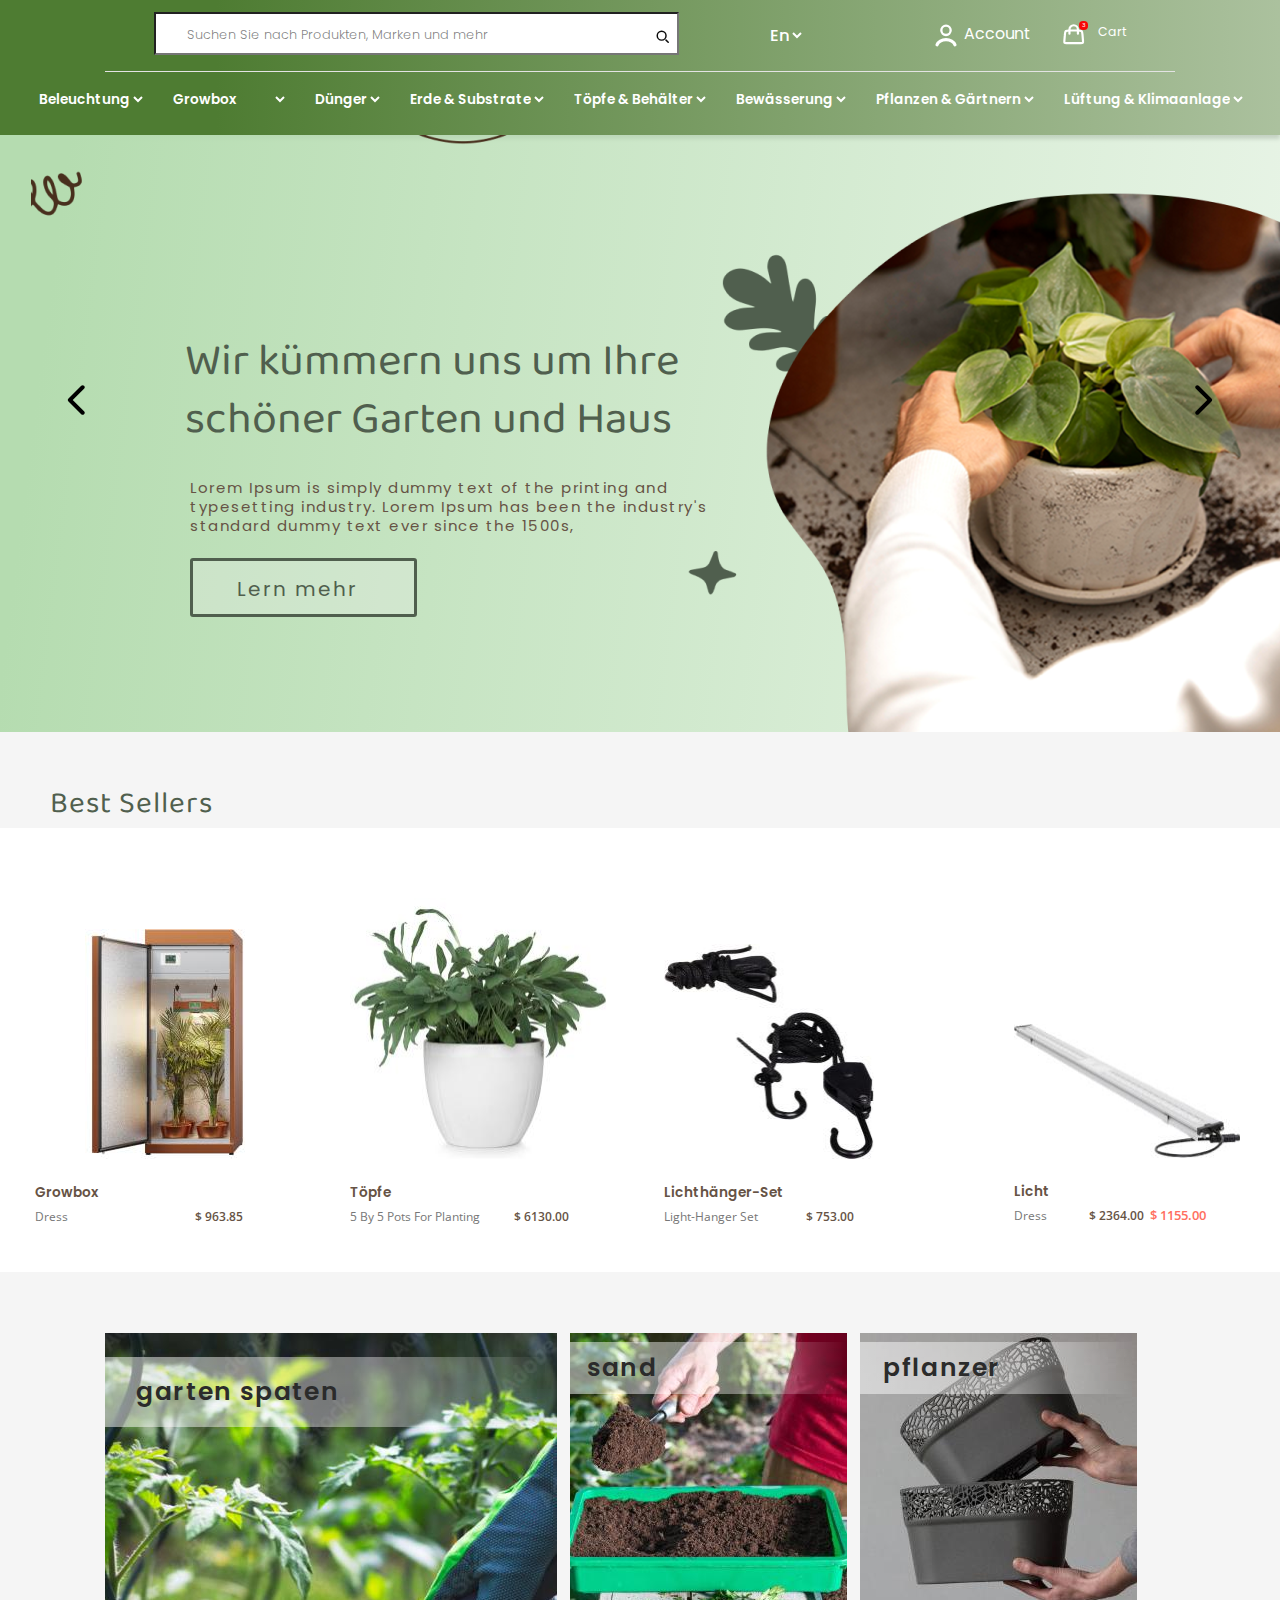
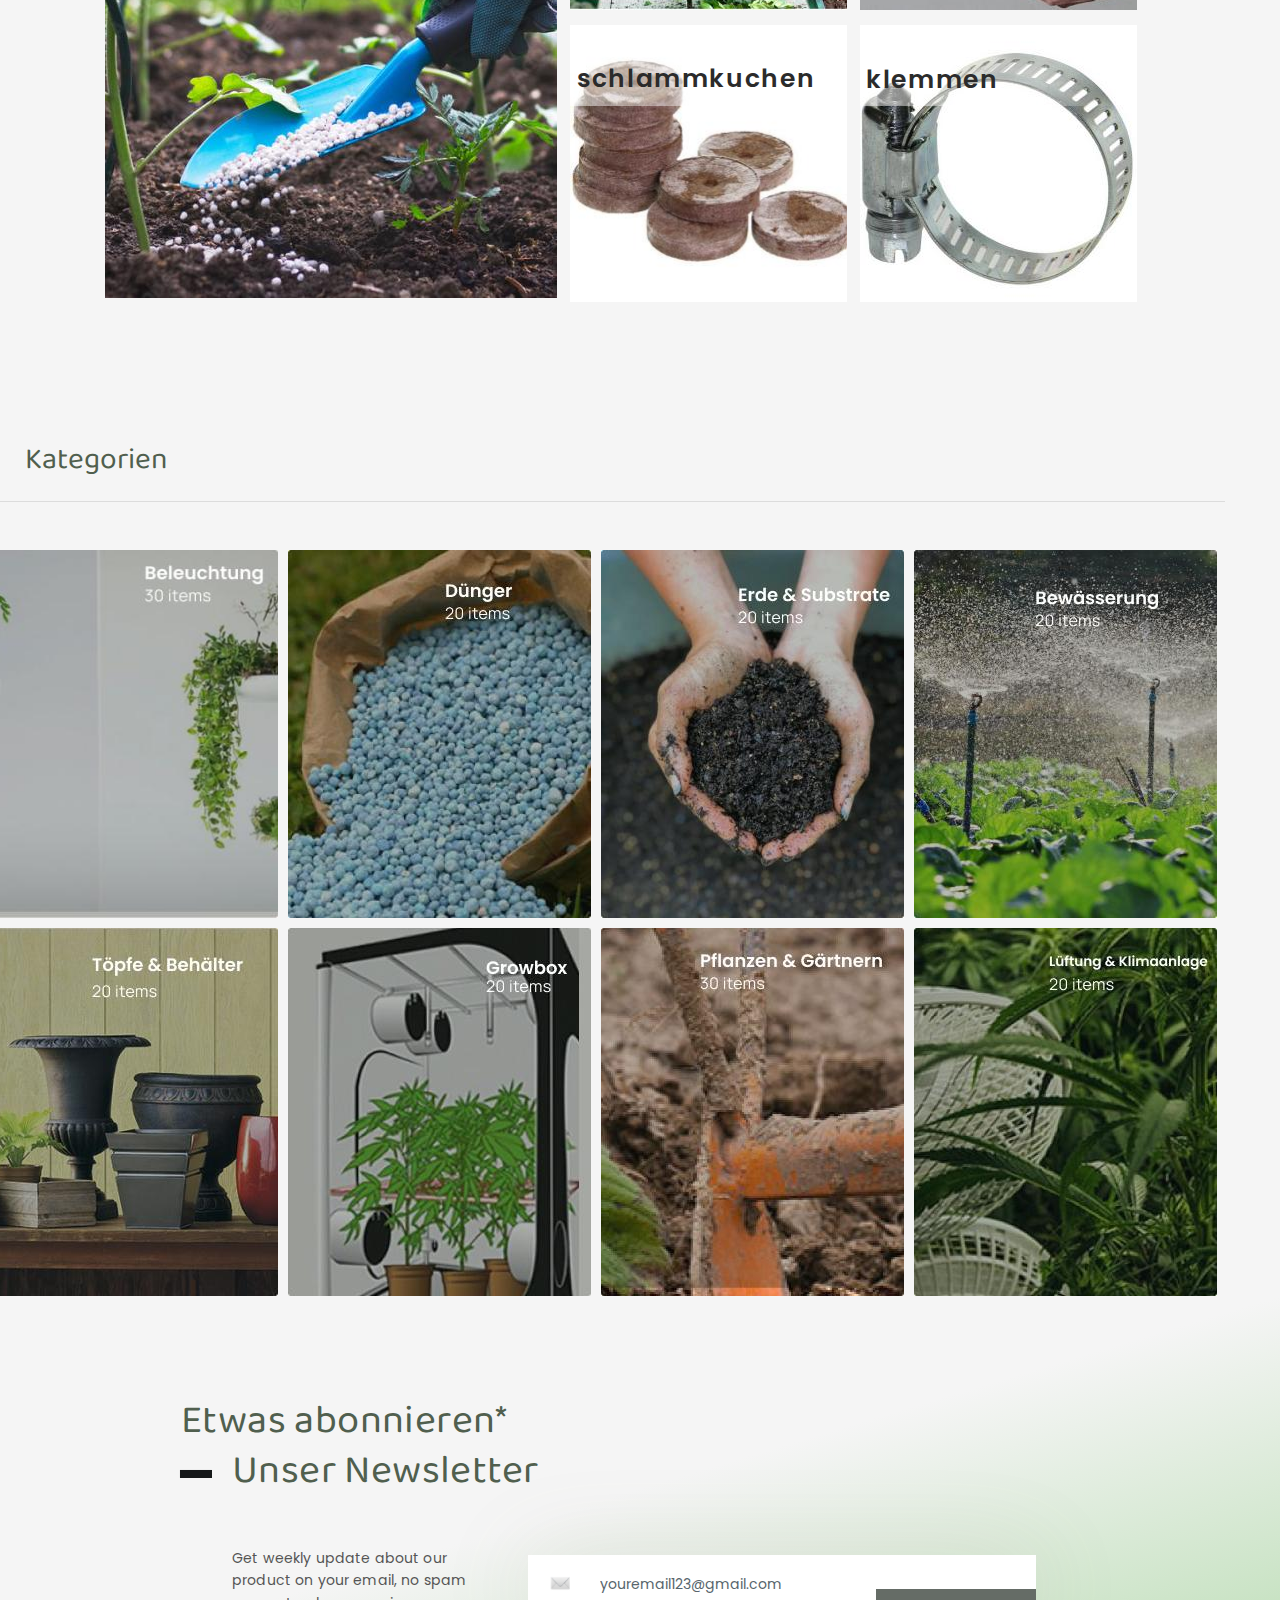
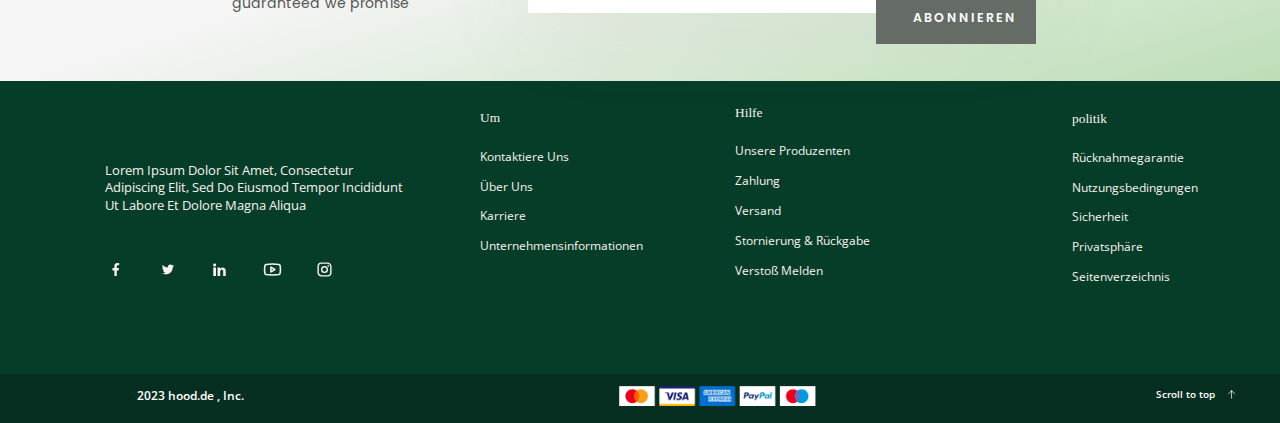
<file: index.html>
<!DOCTYPE html>
<html lang="en">
  <head>
    <meta charset="UTF-8" />
    <meta http-equiv="X-UA-Compatible" content="IE=edge" />
    <meta name="viewport" content="width=device-width, initial-scale=1.0" />
    <title>New Home Page</title>
    <link
      rel="stylesheet"
      href="https://cdnjs.cloudflare.com/ajax/libs/modern-normalize/1.1.0/modern-normalize.min.css"
    />
    <link
      href="https://fonts.googleapis.com/css2?family=Baloo:wght@400;500;600;700&?family=Roboto:wght@400;500;600;700&family=Open+Sans:ital,wght@0,400;0,500;0,600;0,700;1,400;1,500;1,600;1,700&family=Poppins:ital,wght@0,300;0,400;0,700;0,800;1,600;1,700;1,800&display=swap"
      rel="stylesheet"
    />
    <link rel="stylesheet" href="./css/styles.css" />
  </head>
  <body>
    <header class="header">
      <div class="container">
        <div class="wrapper">
          <div class="items">
            <input
              type="text"
              class="plant"
              placeholder="Suchen Sie nach Produkten, Marken und mehr"
            />
            <select class="language">
              <option value="l">En</option>
            </select>
            <ul class="list">
              <li class="list-link">
                <svg class="user">
                  <use href="./css/images/sprite/icons.svg#icon-User"></use>
                </svg>
                Account
              </li>
              <li class="list-link">
                <svg class="bag">
                  <use href="./css/images/sprite/icons.svg#icon-Bag_alt"></use>
                </svg>
                <p class="sign">3</p>
                Cart
              </li>
            </ul>
          </div>
          <div class="menus">
            <ul class="menu-lists">
              <li class="menu-list">
                <select class="product">
                  <option value="bel">Beleuchtung</option>
                </select>
              </li>
              <li class="menu-list">
                <select class="product">
                  <option value="gro">Growbox</option>
                  <option value="kom">&bull; Komplettset</option>
                </select>
              </li>
              <li class="menu-list">
                <select class="product">
                  <option value="dun">Dünger</option>
                </select>
              </li>
              <li class="menu-list">
                <select class="product">
                  <option value="erd">Erde & Substrate</option>
                </select>
              </li>
              <li class="menu-list">
                <select class="product">
                  <option value="top">Töpfe & Behälter</option>
                  <option value="eck">&bull; Eckige Töpfe</option>
                  <option value="run">&bull; Runde Töpfe</option>
                  <option value="unt">&bull; Untersetze</option>
                  <option value="pfl">&bull; Pflanzschalen</option>
                </select>
              </li>
              <li class="menu-list">
                <select class="product">
                  <option value="bew">Bewässerung</option>
                </select>
              </li>
              <li class="menu-list">
                <select class="product">
                  <option value="gar">Pflanzen & Gärtnern</option>
                </select>
              </li>
              <li class="menu-list">
                <select class="product">
                  <option value="luf">Lüftung & Klimaanlage</option>
                </select>
              </li>
            </ul>
          </div>
        </div>
      </div>
    </header>
    <main>
      <h1 class="visually-hidden">Plants</h1>
      <section class="hero">
        <div class="container">
          <a href="page-one.html"
            ><svg class="left-arrow">
              <use href="./css/images/sprite/icons.svg#icon-Arrow"></use></svg
          ></a>

          <a href="page-two.html"
            ><svg class="right-arrow">
              <use href="./css/images/sprite/icons.svg#icon-Arrow2"></use></svg
          ></a>
          <p class="hero-title">
            Wir kümmern uns um Ihre schöner Garten und Haus
          </p>
          <p class="hero-text">
            Lorem Ipsum is simply dummy text of the printing and typesetting
            industry. Lorem Ipsum has been the industry's standard dummy text
            ever since the 1500s,
          </p>
          <button type="button" class="button" disabled>Lern mehr</button>
        </div>
      </section>

      <section class="sellers">
        <div class="sellers-header">
          <h2 class="sellers-title">best sellers</h2>
        </div>
        <div class="container">
          <div class="means-images">
            <ul class="means">
              <li class="means-item">
                <div class="item-image"></div>
                <h3 class="means-title">Growbox</h3>
                <div class="box">
                  <p class="item-name">Dress</p>
                  <p class="item-price">$ 963.85</p>
                </div>
              </li>
              <li class="means-item">
                <div class="item-image"></div>
                <h3 class="means-title">Töpfe</h3>
                <div class="box">
                  <p class="item-name">5 by 5 pots for planting</p>
                  <p class="item-price">$ 6130.00</p>
                </div>
              </li>
              <li class="means-item">
                <div class="item-image"></div>
                <h3 class="means-title">Lichthänger-Set</h3>
                <div class="box">
                  <p class="item-name">Light-hanger set</p>
                  <p class="item-price">$ 753.00</p>
                </div>
              </li>
              <li class="means-item">
                <div class="item-image"></div>
                <h3 class="means-title">Licht</h3>
                <div class="box">
                  <p class="item-name">Dress</p>
                  <p class="item-price">$ 2364.00</p>
                  <p class="item-price-selected">$ 1155.00</p>
                </div>
              </li>
            </ul>
          </div>
        </div>
      </section>
      <section class="tools">
        <div class="container">
          <ul class="instruments">
            <li class="instrument">
              <div class="instrument-image"></div>
              <div class="band">
                <p class="instrument-name">Garten Spaten</p>
              </div>
            </li>
            <li class="instrument">
              <ul class="hand-items">
                <li class="hand-item">
                  <div class="hand-item-image"></div>
                  <div class="image-band">
                    <p class="hand-item-name">Sand</p>
                  </div>
                </li>
                <li class="hand-item">
                  <div class="hand-item-image"></div>
                  <div class="image-band">
                    <p class="hand-item-name">Pflanzer</p>
                  </div>
                </li>
                <li class="hand-item">
                  <div class="hand-item-image"></div>
                  <div class="image-band">
                    <p class="hand-item-name">Schlammkuchen</p>
                  </div>
                </li>
                <li class="hand-item">
                  <div class="hand-item-image"></div>
                  <div class="image-band">
                    <p class="hand-item-name">Klemmen</p>
                  </div>
                </li>
              </ul>
            </li>
          </ul>
        </div>
      </section>
      <section class="categories">
        <div class="container">
          <h2 class="categories-title">Kategorien</h2>

          <ul class="categories-images">
            <li class="category-image">
              <div class="category-picture"></div>
            </li>
            <li class="category-image">
              <div class="category-picture"></div>
            </li>
            <li class="category-image">
              <div class="category-picture"></div>
            </li>
            <li class="category-image">
              <div class="category-picture"></div>
            </li>
            <li class="category-image">
              <div class="category-picture"></div>
            </li>
            <li class="category-image">
              <div class="category-picture"></div>
            </li>
            <li class="category-image">
              <div class="category-picture"></div>
            </li>
            <li class="category-image">
              <div class="category-picture"></div>
            </li>
          </ul>
        </div>
      </section>
      <section class="inputs">
        <div class="container">
          <div class="inform-wrapper">
            <div class="inform">
              <h2 class="inform-title-subscriber">Etwas abonnieren</h2>
              <h2 class="inform-title-newsletter">Unser Newsletter</h2>
              <p class="inform-text">
                Get weekly update about our product on your email, no spam
                guaranteed we promise
              </p>
            </div>
            <div class="enters">
              <input
                type="text"
                class="data-enter"
                placeholder="youremail123@gmail.com"
              />
              <label class="subscribers">ABONNIEREN</label>
            </div>
          </div>
        </div>
      </section>
    </main>
    <footer class="footer">
      <div class="container">
        <div class="footer-info">
          <div class="footer-data">
            <p class="footer-text">
              Lorem ipsum dolor sit amet, consectetur adipiscing elit, sed do
              eiusmod tempor incididunt ut labore et dolore magna aliqua
            </p>
            <ul class="footer-icons">
              <li class="footer-icon">
                <a href="#" class="icon-link"
                  ><svg class="icon-facebook">
                    <use
                      href="./css/images/sprite/icons.svg#icon-facebook"
                    ></use></svg
                ></a>
              </li>
              <li class="footer-icon">
                <a href="#" class="icon-link"
                  ><svg class="icon-twitter">
                    <use
                      href="./css/images/sprite/icons.svg#icon-twitter"
                    ></use></svg
                ></a>
              </li>
              <li class="footer-icon">
                <a href="#" class="icon-link"
                  ><svg class="icon-linkedin">
                    <use
                      href="./css/images/sprite/icons.svg#icon-linkedin"
                    ></use></svg
                ></a>
              </li>
              <li class="footer-icon">
                <a href="#" class="icon-link"
                  ><svg class="icon-lucide_youtube">
                    <use
                      href="./css/images/sprite/icons.svg#icon-lucide_youtube"
                    ></use></svg
                ></a>
              </li>
              <li class="footer-icon">
                <a href="#" class="icon-link"
                  ><svg class="icon-instagram">
                    <use
                      href="./css/images/sprite/icons.svg#icon-instagram"
                    ></use></svg
                ></a>
              </li>
            </ul>
          </div>
          <div class="footer-us">
            <h2 class="us">Um</h2>
            <ul class="details">
              <li class="detail">Kontaktiere uns</li>
              <li class="detail">Über uns</li>
              <li class="detail">Karriere</li>
              <li class="detail">Unternehmensinformationen</li>
            </ul>
          </div>
          <div class="footer-life">
            <h2 class="life">Hilfe</h2>
            <ul class="life-goods">
              <li class="life-good">Unsere Produzenten</li>
              <li class="life-good">Zahlung</li>
              <li class="life-good">Versand</li>
              <li class="life-good">Stornierung & Rückgabe</li>
              <li class="life-good">Verstoß melden</li>
            </ul>
          </div>
          <div class="footer-police">
            <h2 class="police">politik</h2>
            <ul class="determinations">
              <li class="determination">Rücknahmegarantie</li>
              <li class="determination">Nutzungsbedingungen</li>
              <li class="determination">Sicherheit</li>
              <li class="determination">Privatsphäre</li>
              <li class="determination">Seitenverzeichnis</li>
            </ul>
          </div>
        </div>
      </div>
      <div class="payment-means">
        <p class="company">2023 hood.de , Inc.</p>
        <p class="payment-icon"></p>
        <p class="scroll">Scroll to top</p>
        <svg class="arrow-up">
          <use href="./css/images/sprite/icons.svg#icon-Arrow-top"></use>
        </svg>
      </div>
    </footer>
  </body>
</html>
</file>
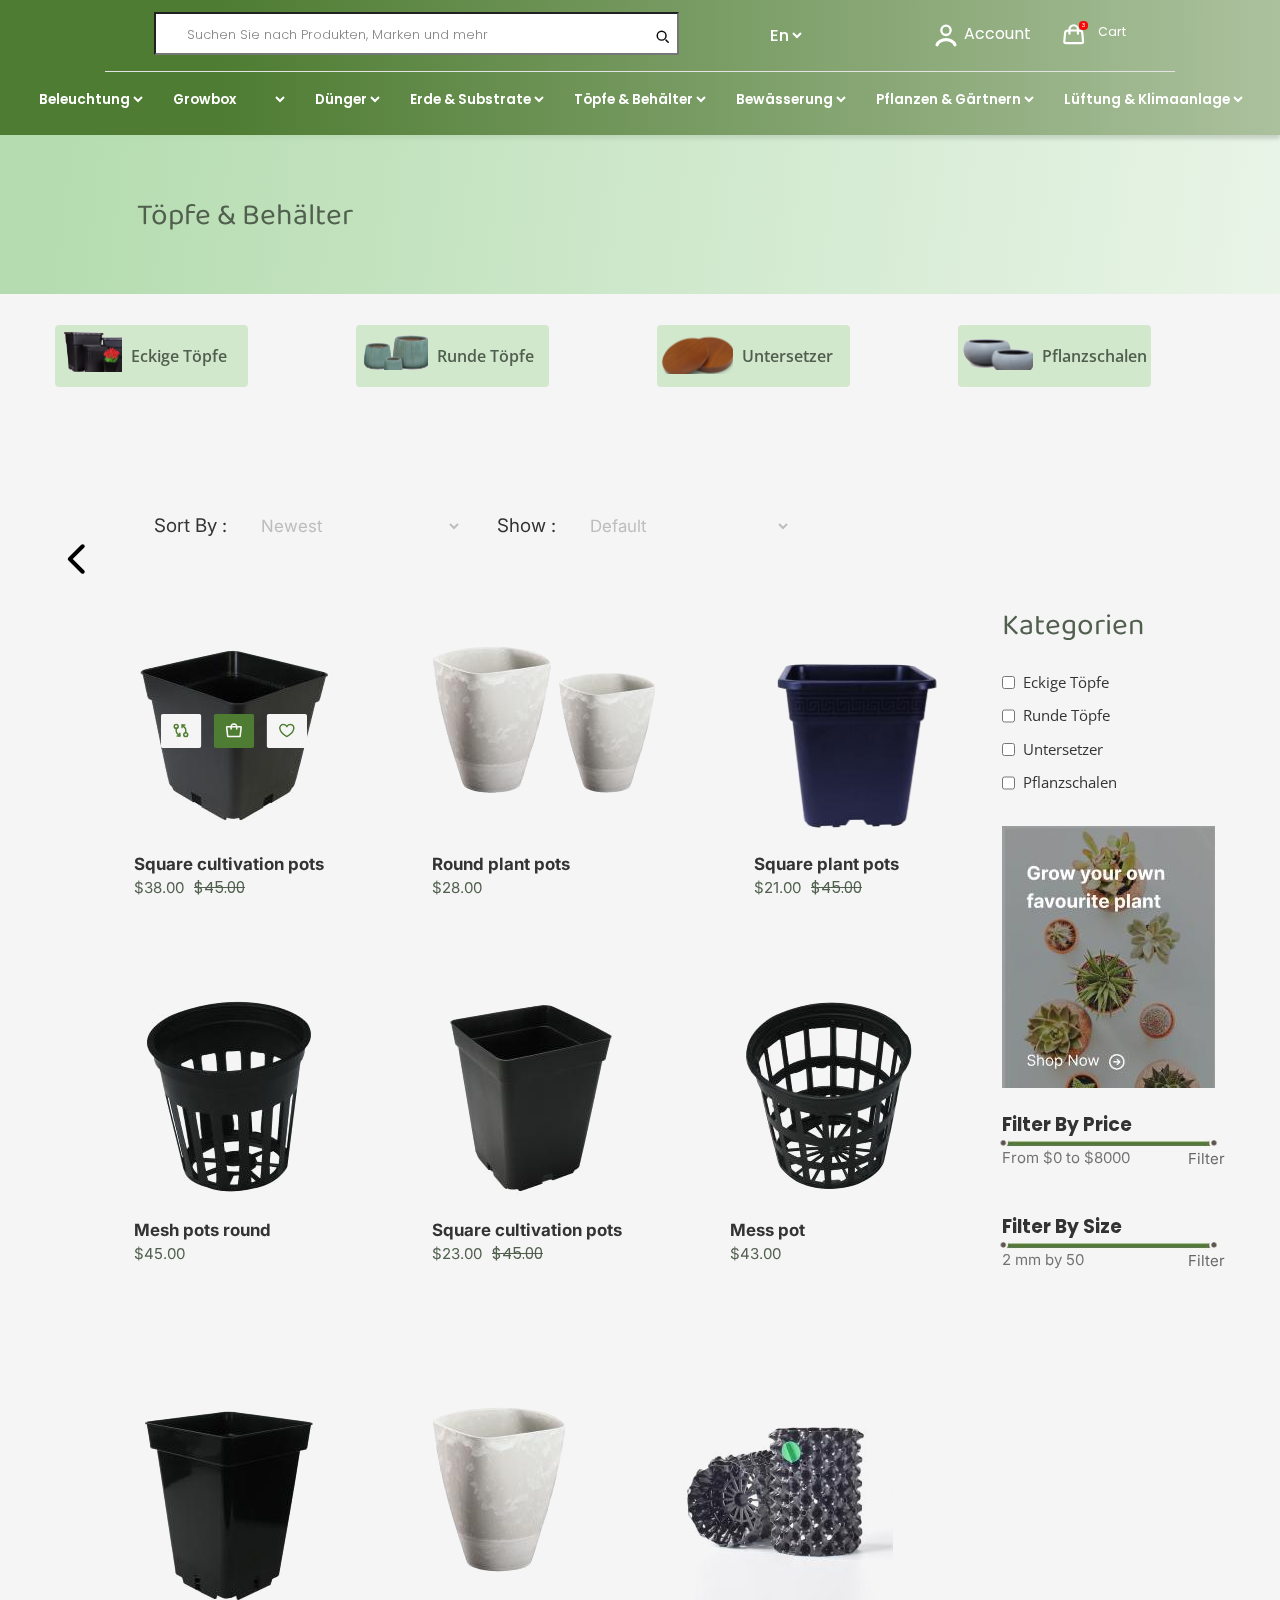
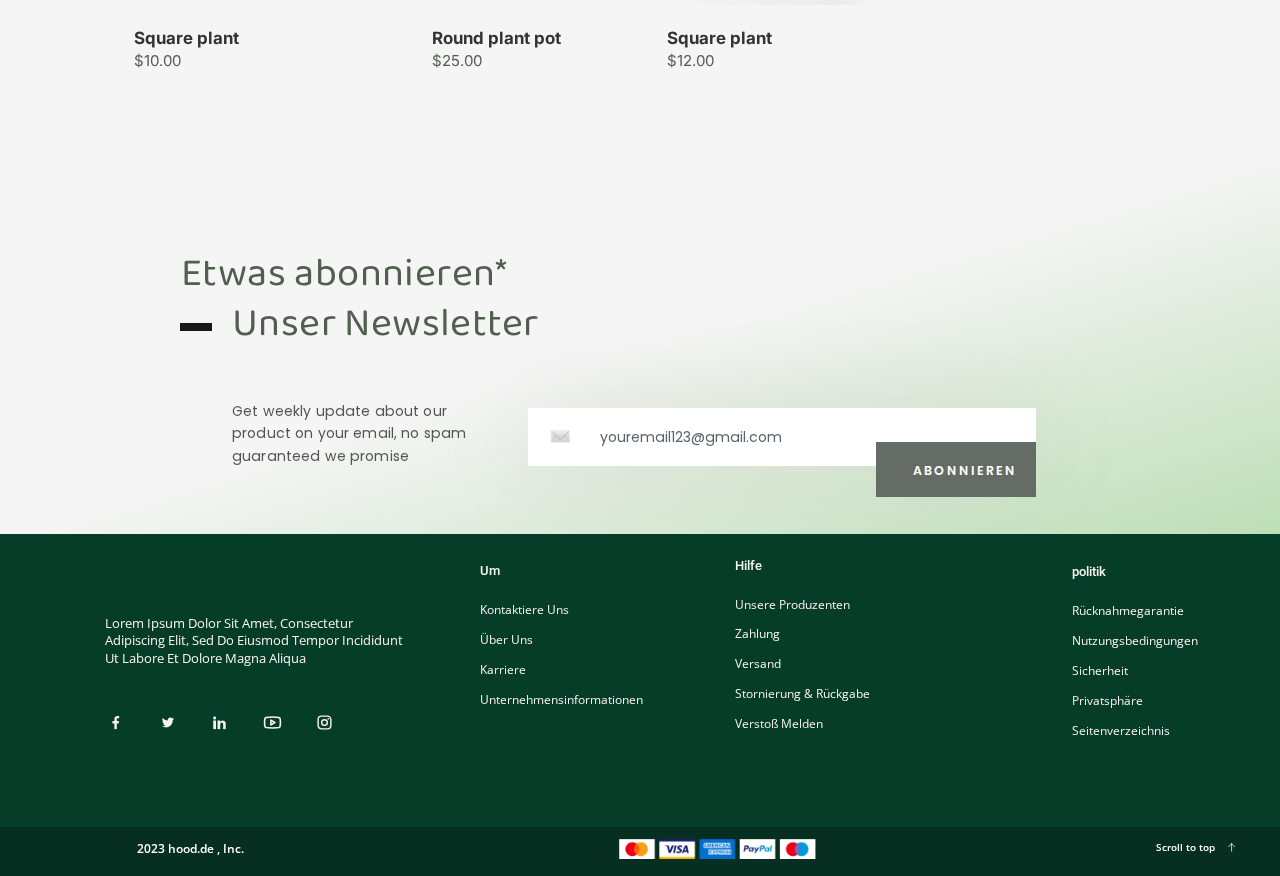
<file: page-one.html>
<!DOCTYPE html>
<html lang="en">
  <head>
    <meta charset="UTF-8" />
    <meta http-equiv="X-UA-Compatible" content="IE=edge" />
    <meta name="viewport" content="width=device-width, initial-scale=1.0" />
    <title>Desktop - 1</title>
    <link
      rel="stylesheet"
      href="https://cdnjs.cloudflare.com/ajax/libs/modern-normalize/1.1.0/modern-normalize.min.css"
    />
    <link
      href="https://fonts.googleapis.com/css2?family=Baloo:wght@400;500;600;700&family=Roboto:wght@400;500;600;700&family=Open+Sans:ital,wght@0,400;0,500;0,600;0,700;1,400;1,500;1,600;1,700&family=Poppins:ital,wght@0,300;0,400;0,700;0,800;1,600;1,700;1,800&family=Inter:wght@400;500;600;700&family=Kumbh Sans:wght@400;500;600;700&family=Istok Web:wght@400;500;600;700&display=swap"
      rel="stylesheet"
    />
    <link rel="stylesheet" href="./css/styles.css" />
  </head>
  <body>
    <header class="header">
      <div class="container">
        <div class="wrapper">
          <div class="items">
            <input
              type="text"
              class="plant"
              placeholder="Suchen Sie nach Produkten, Marken und mehr"
            />
            <select class="language">
              <option value="l">En</option>
            </select>
            <ul class="list">
              <li class="list-link">
                <svg class="user">
                  <use href="./css/images/sprite/icons.svg#icon-User"></use>
                </svg>
                Account
              </li>
              <li class="list-link">
                <svg class="bag">
                  <use href="./css/images/sprite/icons.svg#icon-Bag_alt"></use>
                </svg>
                <p class="sign">3</p>
                Cart
              </li>
            </ul>
          </div>
          <div class="menus">
            <ul class="menu-lists">
              <li class="menu-list">
                <select class="product">
                  <option value="bel">Beleuchtung</option>
                </select>
              </li>
              <li class="menu-list">
                <select class="product">
                  <option value="gro">Growbox</option>
                  <option value="kom">&bull; Komplettset</option>
                </select>
              </li>
              <li class="menu-list">
                <select class="product">
                  <option value="dun">Dünger</option>
                </select>
              </li>
              <li class="menu-list">
                <select class="product">
                  <option value="erd">Erde & Substrate</option>
                </select>
              </li>
              <li class="menu-list">
                <select class="product">
                  <option value="top">Töpfe & Behälter</option>
                  <option value="eck">&bull; Eckige Töpfe</option>
                  <option value="run">&bull; Runde Töpfe</option>
                  <option value="unt">&bull; Untersetze</option>
                  <option value="pfl">&bull; Pflanzschalen</option>
                </select>
              </li>
              <li class="menu-list">
                <select class="product">
                  <option value="bew">Bewässerung</option>
                </select>
              </li>
              <li class="menu-list">
                <select class="product">
                  <option value="gar">Pflanzen & Gärtnern</option>
                </select>
              </li>
              <li class="menu-list">
                <select class="product">
                  <option value="luf">Lüftung & Klimaanlage</option>
                </select>
              </li>
            </ul>
          </div>
        </div>
      </div>
    </header>
    <main>
      <h1 class="visually-hidden">Pots</h1>
      <section class="holders">
        <h2 class="holders-title">Töpfe & Behälter</h2>
      </section>
      <section class="containers">
        <a href="index.html"
          ><svg class="left-arrow">
            <use href="./css/images/sprite/icons.svg#icon-Arrow"></use></svg
        ></a>

        <div class="container">
          <ul class="reservoirs">
            <li class="reservoir">
              <div class="reservoir-picture"></div>
              <h3 class="reservoir-title">Eckige Töpfe</h3>
            </li>
            <li class="reservoir">
              <div class="reservoir-picture"></div>
              <h3 class="reservoir-title">Runde Töpfe</h3>
            </li>
            <li class="reservoir">
              <div class="reservoir-picture"></div>
              <h3 class="reservoir-title">Untersetzer</h3>
            </li>
            <li class="reservoir">
              <div class="reservoir-picture"></div>
              <h3 class="reservoir-title">Pflanzschalen</h3>
            </li>
          </ul>
          <ul class="choose-items">
            <li class="choose-item">
              <label for="choice" class="label-text">Sort By :</label>
              <select id="choice">
                <option value="ch">Newest</option>
              </select>
            </li>
            <li class="choose-item">
              <label for="choice" class="label-text">Show :</label>
              <select id="choice">
                <option value="df">Default</option>
              </select>
            </li>
          </ul>
          <ul class="pot-categories">
            <li class="pot-category">
              <ul class="show-pots">
                <li class="show-pot">
                  <div class="pot-image"></div>
                  <h3 class="pot-name">Square cultivation pots</h3>
                  <div class="prices">
                    <p class="pot-price">$38.00</p>
                    <p class="pot-price-crossed-out">$45.00</p>
                  </div>
                </li>
                <li class="show-pot">
                  <div class="pot-image"></div>
                  <h3 class="pot-name">Round plant pots</h3>
                  <p class="pot-price">$28.00</p>
                </li>
                <li class="show-pot">
                  <div class="pot-image"></div>
                  <h3 class="pot-name">Square plant pots</h3>
                  <div class="prices">
                    <p class="pot-price">$21.00</p>
                    <p class="pot-price-crossed-out">$45.00</p>
                  </div>
                </li>
                <li class="show-pot">
                  <div class="pot-image"></div>
                  <h3 class="pot-name">Mesh pots round</h3>
                  <p class="pot-price">$45.00</p>
                </li>
                <li class="show-pot">
                  <div class="pot-image"></div>
                  <h3 class="pot-name">Square cultivation pots</h3>
                  <div class="prices">
                    <p class="pot-price">$23.00</p>
                    <p class="pot-price-crossed-out">$45.00</p>
                  </div>
                </li>
                <li class="show-pot">
                  <div class="pot-image"></div>
                  <h3 class="pot-name">Mess pot</h3>
                  <p class="pot-price">$43.00</p>
                </li>
                <li class="show-pot">
                  <div class="pot-image"></div>
                  <h3 class="pot-name">Square plant</h3>
                  <p class="pot-price">$10.00</p>
                </li>
                <li class="show-pot">
                  <div class="pot-image"></div>
                  <h3 class="pot-name">Round plant pot</h3>
                  <p class="pot-price">$25.00</p>
                </li>
                <li class="show-pot">
                  <div class="pot-image"></div>
                  <h3 class="pot-name">Square plant</h3>
                  <p class="pot-price">$12.00</p>
                </li>
              </ul>
            </li>
            <li class="pot-category">
              <h2 class="list-title">Kategorien</h2>
              <ul class="list-categories">
                <li class="list-category">
                  <input type="checkbox" class="list-check" />
                  <label class="text-check">Eckige Töpfe</label>
                </li>
                <li class="list-category">
                  <input type="checkbox" class="list-check" />
                  <label class="text-check">Runde Töpfe</label>
                </li>
                <li class="list-category">
                  <input type="checkbox" class="list-check" />
                  <label class="text-check">Untersetzer</label>
                </li>
                <li class="list-category">
                  <input type="checkbox" class="list-check" />
                  <label class="text-check">Pflanzschalen</label>
                </li>
              </ul>
              <div class="favorite-image"></div>
              <p class="price-filter">Filter By Price</p>
              <div class="price-image"></div>
              <div class="price-wrapper">
                <p class="price">From $0 to $8000</p>
                <p class="filter">Filter</p>
              </div>
              <p class="filter-size">Filter By Size</p>
              <div class="price-image"></div>
              <div class="price-wrapper">
                <p class="price">2 mm by 50</p>
                <p class="filter">Filter</p>
              </div>
            </li>
          </ul>
        </div>
      </section>
      <section class="inputs">
        <div class="container">
          <div class="inform-wrapper">
            <div class="inform">
              <h2 class="inform-title-subscriber">Etwas abonnieren</h2>
              <h2 class="inform-title-newsletter">Unser Newsletter</h2>
              <p class="inform-text">
                Get weekly update about our product on your email, no spam
                guaranteed we promise
              </p>
            </div>
            <div class="enters">
              <input
                type="text"
                class="data-enter"
                placeholder="youremail123@gmail.com"
              />
              <label class="subscribers">ABONNIEREN</label>
            </div>
          </div>
        </div>
      </section>
    </main>
  </body>
  <footer class="footer">
    <div class="container">
      <div class="footer-info">
        <div class="footer-data">
          <p class="footer-text">
            Lorem ipsum dolor sit amet, consectetur adipiscing elit, sed do
            eiusmod tempor incididunt ut labore et dolore magna aliqua
          </p>
          <ul class="footer-icons">
            <li class="footer-icon">
              <a href="#" class="icon-link"
                ><svg class="icon-facebook">
                  <use
                    href="./css/images/sprite/icons.svg#icon-facebook"
                  ></use></svg
              ></a>
            </li>
            <li class="footer-icon">
              <a href="#" class="icon-link"
                ><svg class="icon-twitter">
                  <use
                    href="./css/images/sprite/icons.svg#icon-twitter"
                  ></use></svg
              ></a>
            </li>
            <li class="footer-icon">
              <a href="#" class="icon-link"
                ><svg class="icon-linkedin">
                  <use
                    href="./css/images/sprite/icons.svg#icon-linkedin"
                  ></use></svg
              ></a>
            </li>
            <li class="footer-icon">
              <a href="#" class="icon-link"
                ><svg class="icon-lucide_youtube">
                  <use
                    href="./css/images/sprite/icons.svg#icon-lucide_youtube"
                  ></use></svg
              ></a>
            </li>
            <li class="footer-icon">
              <a href="#" class="icon-link"
                ><svg class="icon-instagram">
                  <use
                    href="./css/images/sprite/icons.svg#icon-instagram"
                  ></use></svg
              ></a>
            </li>
          </ul>
        </div>
        <div class="footer-us">
          <h2 class="us">Um</h2>
          <ul class="details">
            <li class="detail">Kontaktiere uns</li>
            <li class="detail">Über uns</li>
            <li class="detail">Karriere</li>
            <li class="detail">Unternehmensinformationen</li>
          </ul>
        </div>
        <div class="footer-life">
          <h2 class="life">Hilfe</h2>
          <ul class="life-goods">
            <li class="life-good">Unsere Produzenten</li>
            <li class="life-good">Zahlung</li>
            <li class="life-good">Versand</li>
            <li class="life-good">Stornierung & Rückgabe</li>
            <li class="life-good">Verstoß melden</li>
          </ul>
        </div>
        <div class="footer-police">
          <h2 class="police">politik</h2>
          <ul class="determinations">
            <li class="determination">Rücknahmegarantie</li>
            <li class="determination">Nutzungsbedingungen</li>
            <li class="determination">Sicherheit</li>
            <li class="determination">Privatsphäre</li>
            <li class="determination">Seitenverzeichnis</li>
          </ul>
        </div>
      </div>
    </div>
    <div class="payment-means">
      <p class="company">2023 hood.de , Inc.</p>
      <p class="payment-icon"></p>
      <p class="scroll">Scroll to top</p>
      <svg class="arrow-up">
        <use href="./css/images/sprite/icons.svg#icon-Arrow-top"></use>
      </svg>
    </div>
  </footer>
</html>
</file>
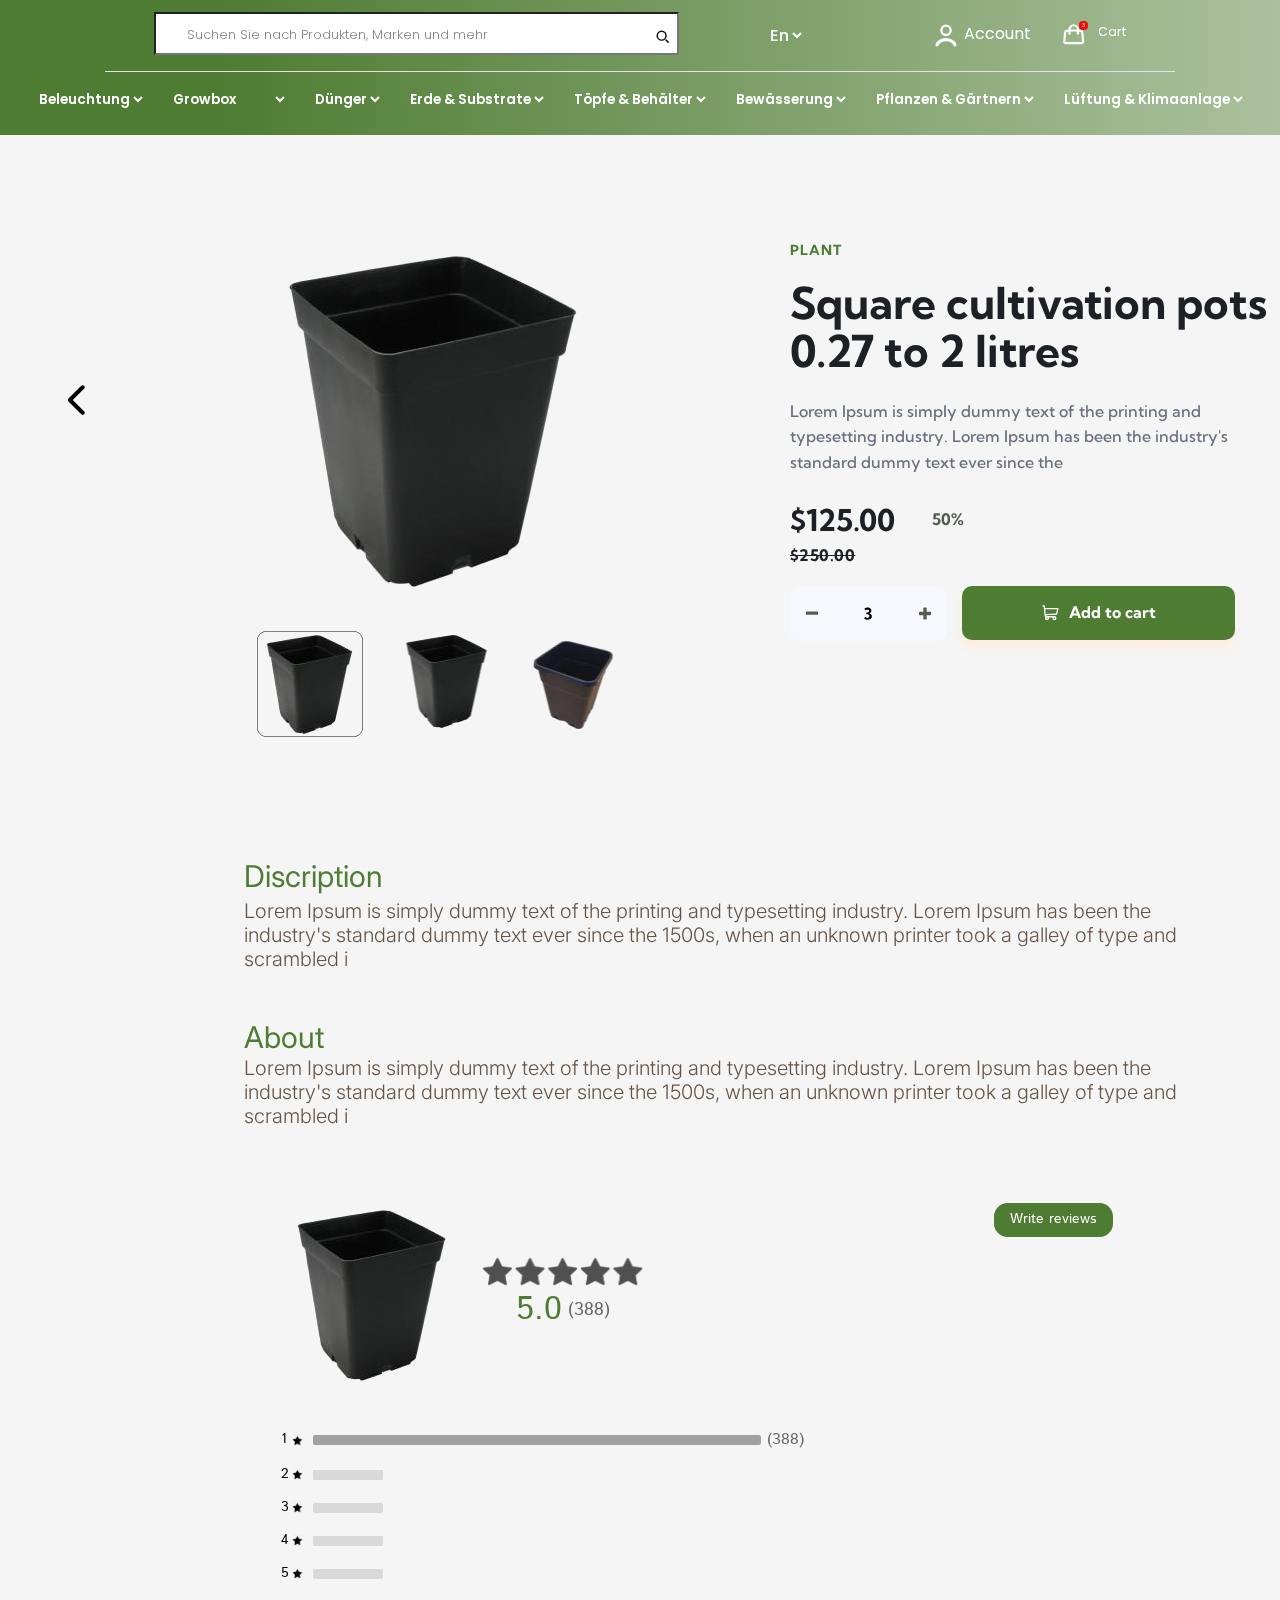
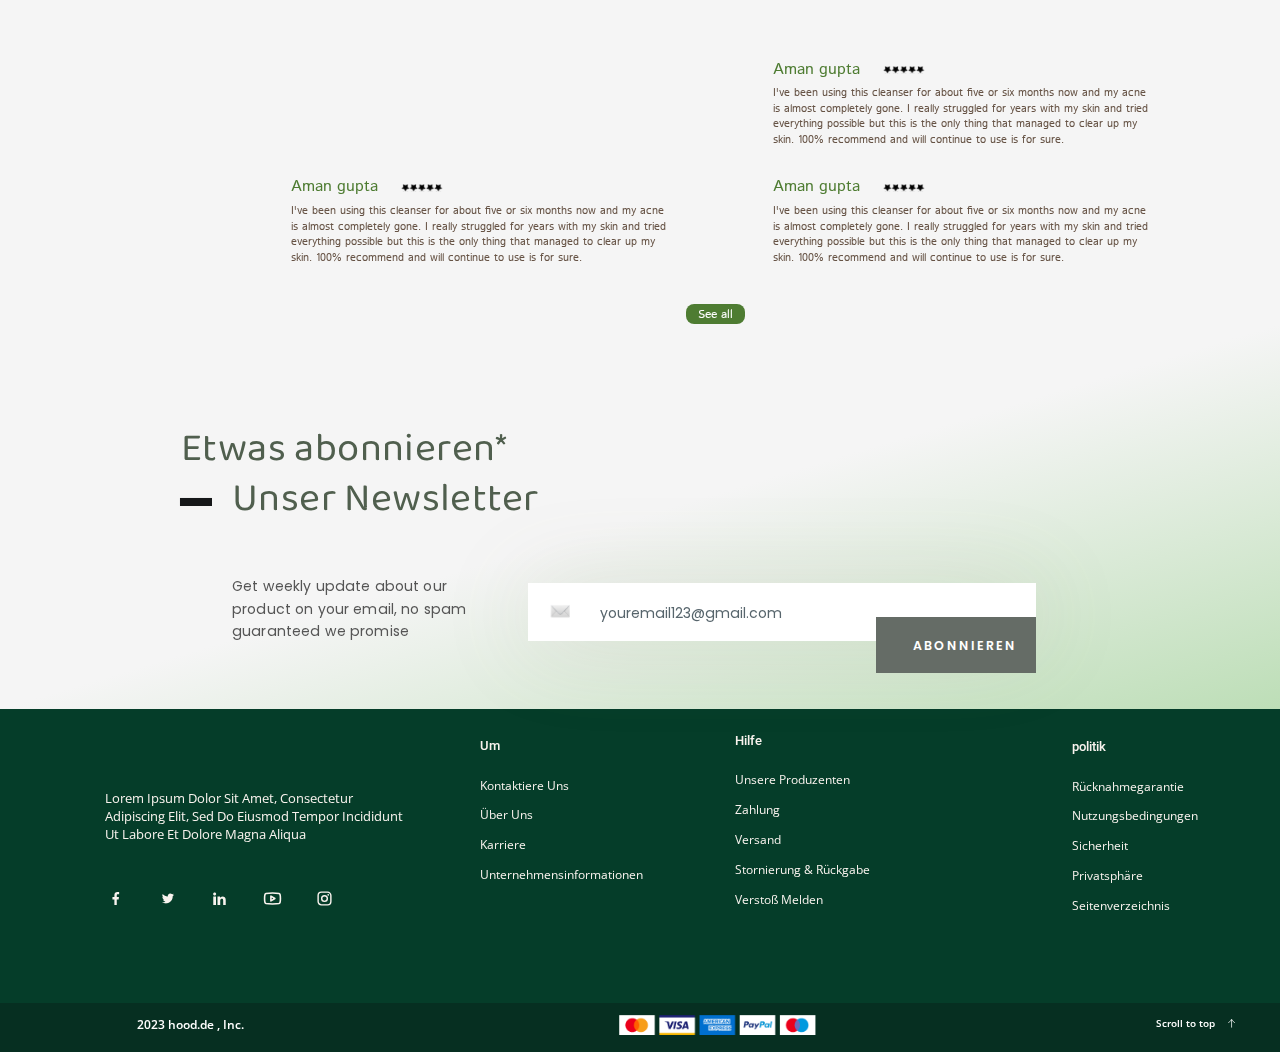
<file: page-two.html>
<!DOCTYPE html>
<html lang="en">
  <head>
    <meta charset="UTF-8" />
    <meta http-equiv="X-UA-Compatible" content="IE=edge" />
    <meta name="viewport" content="width=device-width, initial-scale=1.0" />
    <title>Single product page</title>
    <link
      rel="stylesheet"
      href="https://cdnjs.cloudflare.com/ajax/libs/modern-normalize/1.1.0/modern-normalize.min.css"
    />
    <link
      href="https://fonts.googleapis.com/css2?family=Baloo:wght@400;500;600;700&family=Roboto:wght@400;500;600;700&family=Open+Sans:ital,wght@0,400;0,500;0,600;0,700;1,400;1,500;1,600;1,700&family=Poppins:ital,wght@0,300;0,400;0,700;0,800;1,600;1,700;1,800&family=Inter:wght@400;500;600;700&family=Kumbh Sans:wght@400;500;600;700&family=Istok Web:wght@400;500;600;700&display=swap"
      rel="stylesheet"
    />
    <link rel="stylesheet" href="./css/styles.css" />
  </head>
  <body>
    <header class="header">
      <div class="container">
        <div class="wrapper">
          <div class="items">
            <input
              type="text"
              class="plant"
              placeholder="Suchen Sie nach Produkten, Marken und mehr"
            />
            <select class="language">
              <option value="l">En</option>
            </select>
            <ul class="list">
              <li class="list-link">
                <svg class="user">
                  <use href="./css/images/sprite/icons.svg#icon-User"></use>
                </svg>
                Account
              </li>
              <li class="list-link">
                <svg class="bag">
                  <use href="./css/images/sprite/icons.svg#icon-Bag_alt"></use>
                </svg>
                <p class="sign">3</p>
                Cart
              </li>
            </ul>
          </div>
          <div class="menus">
            <ul class="menu-lists">
              <li class="menu-list">
                <select class="product">
                  <option value="bel">Beleuchtung</option>
                </select>
              </li>
              <li class="menu-list">
                <select class="product">
                  <option value="gro">Growbox</option>
                  <option value="kom">&bull; Komplettset</option>
                </select>
              </li>
              <li class="menu-list">
                <select class="product">
                  <option value="dun">Dünger</option>
                </select>
              </li>
              <li class="menu-list">
                <select class="product">
                  <option value="erd">Erde & Substrate</option>
                </select>
              </li>
              <li class="menu-list">
                <select class="product">
                  <option value="top">Töpfe & Behälter</option>
                  <option value="eck">&bull; Eckige Töpfe</option>
                  <option value="run">&bull; Runde Töpfe</option>
                  <option value="unt">&bull; Untersetze</option>
                  <option value="pfl">&bull; Pflanzschalen</option>
                </select>
              </li>
              <li class="menu-list">
                <select class="product">
                  <option value="bew">Bewässerung</option>
                </select>
              </li>
              <li class="menu-list">
                <select class="product">
                  <option value="gar">Pflanzen & Gärtnern</option>
                </select>
              </li>
              <li class="menu-list">
                <select class="product">
                  <option value="luf">Lüftung & Klimaanlage</option>
                </select>
              </li>
            </ul>
          </div>
        </div>
      </div>
    </header>
    <main>
      <section class="plant-pots">
        <h1 class="visually-hidden">Descriptions</h1>
        <a href="index.html"
          ><svg class="left-arrow">
            <use href="./css/images/sprite/icons.svg#icon-Arrow"></use></svg
        ></a>
        <div class="container">
          <ul class="pots-description">
            <li class="pot-description">
              <ul class="pot-drawings">
                <li class="pot-drawing">
                  <div class="pot-picture"></div>
                </li>
                <li class="pot-drawing">
                  <div class="pot-picture"></div>
                </li>
                <li class="pot-drawing">
                  <div class="pot-picture"></div>
                </li>
                <li class="pot-drawing">
                  <div class="pot-picture"></div>
                </li>
              </ul>
            </li>
            <li class="pot-description">
              <p class="plant-title">Plant</p>
              <h2 class="pot-title">
                Square cultivation pots 0.27 to 2 litres
              </h2>
              <p class="lorem">
                Lorem Ipsum is simply dummy text of the printing and typesetting
                industry. Lorem Ipsum has been the industry's standard dummy
                text ever since the
              </p>
              <div class="pot-prices">
                <p class="pot-money">$125.00</p>
                <p class="pot-percentage">50%</p>
              </div>
              <p class="pot-price-corrected">$250.00</p>
              <div class="controls">
                <svg class="icon-symbols">
                  <use href="./css/images/sprite/icons.svg#icon-symbols"></use>
                </svg>

                <button type="button" class="cart">
                  <svg class="icon-cart">
                    <use
                      href="./css/images/sprite/icons.svg#icon-cart"
                    ></use></svg
                  >Add to cart
                </button>
              </div>
            </li>
          </ul>
        </div>
      </section>
      <section class="comments">
        <div class="container">
          <h2 class="ipsum">Discription</h2>
          <p class="ipsum-text">
            Lorem Ipsum is simply dummy text of the printing and typesetting
            industry. Lorem Ipsum has been the industry's standard dummy text
            ever since the 1500s, when an unknown printer took a galley of type
            and scrambled i
          </p>
          <h2 class="about">About</h2>
          <p class="about-text">
            Lorem Ipsum is simply dummy text of the printing and typesetting
            industry. Lorem Ipsum has been the industry's standard dummy text
            ever since the 1500s, when an unknown printer took a galley of type
            and scrambled i
          </p>
        </div>
      </section>
      <section class="reviews">
        <div class="container">
          <ul class="objects">
            <li class="object"></li>
            <li class="object">
              <div class="stars"></div>
              <div class="figures">
                <p class="figure">5.0</p>
                <p class="bracket">(388)</p>
              </div>
            </li>
            <li class="object">
              <button type="button" class="write">Write reviews</button>
            </li>
          </ul>
          <ul class="decors">
            <li class="decor">
              <p class="row">1</p>
              <div class="star"></div>
              <p class="space"></p>
              <p class="digit">(388)</p>
            </li>
            <li class="decor">
              <p class="row">2</p>
              <div class="star"></div>
              <p class="bar"></p>
            </li>
            <li class="decor">
              <p class="row">3</p>
              <div class="star"></div>
              <p class="bar"></p>
            </li>
            <li class="decor">
              <p class="row">4</p>
              <div class="star"></div>
              <p class="bar"></p>
            </li>
            <li class="decor">
              <p class="row">5</p>
              <div class="star"></div>
              <p class="bar"></p>
            </li>
          </ul>
        </div>
      </section>
      <section class="abstracts">
        <div class="container">
          <ul class="summaries">
            <li class="summary">
              <div class="summary-name">
                <h2 class="name">Aman gupta</h2>
                <p class="icon-stars"></p>
              </div>
              <p class="summary-text">
                I've been using this cleanser for about five or six months now
                and my acne is almost completely gone. I really struggled for
                years with my skin and tried everything possible but this is the
                only thing that managed to clear up my skin. 100% recommend and
                will continue to use is for sure.
              </p>
            </li>
            <li class="summary">
              <div class="summary-name">
                <h2 class="name">Aman gupta</h2>
                <p class="icon-stars"></p>
              </div>
              <p class="summary-text">
                I've been using this cleanser for about five or six months now
                and my acne is almost completely gone. I really struggled for
                years with my skin and tried everything possible but this is the
                only thing that managed to clear up my skin. 100% recommend and
                will continue to use is for sure.
              </p>
              <div class="summary-name">
                <h2 class="name">Aman gupta</h2>
                <p class="icon-stars"></p>
              </div>
              <p class="summary-text">
                I've been using this cleanser for about five or six months now
                and my acne is almost completely gone. I really struggled for
                years with my skin and tried everything possible but this is the
                only thing that managed to clear up my skin. 100% recommend and
                will continue to use is for sure.
              </p>
            </li>
          </ul>
          <button type="button" class="see">See all</button>
        </div>
      </section>
      <section class="inputs">
        <div class="container">
          <div class="inform-wrapper">
            <div class="inform">
              <h2 class="inform-title-subscriber">Etwas abonnieren</h2>
              <h2 class="inform-title-newsletter">Unser Newsletter</h2>
              <p class="inform-text">
                Get weekly update about our product on your email, no spam
                guaranteed we promise
              </p>
            </div>
            <div class="enters">
              <input
                type="text"
                class="data-enter"
                placeholder="youremail123@gmail.com"
              />
              <label class="subscribers">ABONNIEREN</label>
            </div>
          </div>
        </div>
      </section>
    </main>
  </body>
  <footer class="footer">
    <div class="container">
      <div class="footer-info">
        <div class="footer-data">
          <p class="footer-text">
            Lorem ipsum dolor sit amet, consectetur adipiscing elit, sed do
            eiusmod tempor incididunt ut labore et dolore magna aliqua
          </p>
          <ul class="footer-icons">
            <li class="footer-icon">
              <a href="#" class="icon-link"
                ><svg class="icon-facebook">
                  <use
                    href="./css/images/sprite/icons.svg#icon-facebook"
                  ></use></svg
              ></a>
            </li>
            <li class="footer-icon">
              <a href="#" class="icon-link"
                ><svg class="icon-twitter">
                  <use
                    href="./css/images/sprite/icons.svg#icon-twitter"
                  ></use></svg
              ></a>
            </li>
            <li class="footer-icon">
              <a href="#" class="icon-link"
                ><svg class="icon-linkedin">
                  <use
                    href="./css/images/sprite/icons.svg#icon-linkedin"
                  ></use></svg
              ></a>
            </li>
            <li class="footer-icon">
              <a href="#" class="icon-link"
                ><svg class="icon-lucide_youtube">
                  <use
                    href="./css/images/sprite/icons.svg#icon-lucide_youtube"
                  ></use></svg
              ></a>
            </li>
            <li class="footer-icon">
              <a href="#" class="icon-link"
                ><svg class="icon-instagram">
                  <use
                    href="./css/images/sprite/icons.svg#icon-instagram"
                  ></use></svg
              ></a>
            </li>
          </ul>
        </div>
        <div class="footer-us">
          <h2 class="us">Um</h2>
          <ul class="details">
            <li class="detail">Kontaktiere uns</li>
            <li class="detail">Über uns</li>
            <li class="detail">Karriere</li>
            <li class="detail">Unternehmensinformationen</li>
          </ul>
        </div>
        <div class="footer-life">
          <h2 class="life">Hilfe</h2>
          <ul class="life-goods">
            <li class="life-good">Unsere Produzenten</li>
            <li class="life-good">Zahlung</li>
            <li class="life-good">Versand</li>
            <li class="life-good">Stornierung & Rückgabe</li>
            <li class="life-good">Verstoß melden</li>
          </ul>
        </div>
        <div class="footer-police">
          <h2 class="police">politik</h2>
          <ul class="determinations">
            <li class="determination">Rücknahmegarantie</li>
            <li class="determination">Nutzungsbedingungen</li>
            <li class="determination">Sicherheit</li>
            <li class="determination">Privatsphäre</li>
            <li class="determination">Seitenverzeichnis</li>
          </ul>
        </div>
      </div>
    </div>
    <div class="payment-means">
      <p class="company">2023 hood.de , Inc.</p>
      <p class="payment-icon"></p>
      <p class="scroll">Scroll to top</p>
      <svg class="arrow-up">
        <use href="./css/images/sprite/icons.svg#icon-Arrow-top"></use>
      </svg>
    </div>
  </footer>
</html>
</file>
<file: css/styles.css>
:root {
   --primary-white-color: #fff;
  --bakground-header: linear-gradient(
    89.96deg,
    #4e7c32 16.86%,
    rgba(102, 83, 69, 0) 174.66%
  );
  --background-hero: linear-gradient(
    97.31deg,
    #b5dcb0 5.13%,
    rgba(249, 243, 238, 0) 139.8%
  );
  --background-sellers: #f5f5f5;
  --background-tools: #f5f5f5;
  --background-categories:#f5f5f5;
  --background-inputs:linear-gradient(to top left,#BDDEB7,#f5f5f5,#f5f5f5);
  --background-footer: #053d29;
  --background-payment: #062f21;
  --background-holders: linear-gradient(
    97.31deg,
    #b5dcb0 5.13%,
    rgba(249, 243, 238, 0) 139.8%
  );
  --background-containers: #f5f5f5;
  --background-plant-pots:#F5F5F5;
  --background-comments:#F5F5F5;
  --background-reviews:#F5F5F5;
  --background-abstracts:#F5F5F5;
 }
*,
*::before,
*::after {
  margin: 0;
  padding: 0;
}
body {
  font-family: "Poppins", sans-serif;
  background: var(--primary-white-color);
}
.visually-hidden {
  position: absolute;
  white-space: nowrap;
  width: 1px;
  height: 1px;
  overflow: hidden;
  border: 0;
  padding: 0;
  clip: rect(0 0 0 0);
  clip-path: inset(50%);
  margin: -1px;
}
.header {
  display: flex;
  background: var(--bakground-header);
  box-shadow: 0px 4px 4px rgba(0, 0, 0, 0.2);
}
.container {
  width: 1200px;
  padding-left: 15px;
  padding-right: 15px;
  margin: 0 auto;
}
.wrapper {
  display: block;
  padding-left: 50px;
  padding-right: 50px;
}
.items {
  display: flex;
  align-items: center;
  justify-content: center;
}
.plant {
  position: relative;
  padding-left: 31px;
  width: 525px;
  height: 42.96px;
  margin-top: 12px;
  margin-bottom: 16px;
  padding-right: 30px;
  background-repeat: no-repeat;
  background-image: url("images/svg/lense.svg"), url("images/svg/hand.svg");
  background-position: right 10px top 16px, right 8px top 25px;
}
.plant::placeholder {
  font-weight: 300;
  font-size: 12.8887px;
  line-height: 1.5;
  color: rgba(0, 0, 0, 0.5);
}

.language {
  display: flex;
  margin-left: 87px;
  background: transparent;
  border: none;
  font-weight: 500;
  font-size: 16.5604px;
  line-height: 1.8;
  /* identical to box height, or 171% */
  color: #ffffff;
}
.list {
  display: flex;
  list-style: none;
  margin-left: 127px;
  gap: 30px;
}
.user {
  display: flex;
  width: 28px;
  height: 28px;
  margin-right: 4px;
}
.bag {
  display: flex;
  width: 26px;
  height: 26px;
  margin-right: 10px;
}
.sign {
  display: flex;
  width: 8.2px;
  height: 8.2px;
  margin-left: -18px;
  margin-right: 10px;
  background: #f80808;
  border-radius: 50%;
  font-weight: 400;
  font-size: 6px;
  line-height: 1.8;
  color: #fff;
  align-items: center;
  justify-content: center;
}
.list-link:nth-child(1) {
  display: flex;
  font-weight: 400;
  font-size: 15.8457px;
  line-height: 1.7;
  /* identical to box height, or 171% */
  color: #ffffff;
}
.list-link:nth-child(2) {
  display: flex;
  font-weight: 400;
  font-size: 12.3692px;
  line-height: 1.8;
  /* identical to box height, or 171% */
  color: #ffffff;
}
.menus {
  display: flex;
  padding-top: 17px;
  margin-bottom: 25px;
  align-items: center;
  justify-content: center;
  border-top: 0.852273px solid #e3e3e3;
}
.product {
  display: flex;
  font-weight: 600;
  font-size: 13.6364px;
  line-height: 1.4;
  /* identical to box height, or 150% */
  color: #ffffff;
  background: transparent;
  border: none;
}

.product option {
  background: #eee;
  font-family: "Open Sans";
  font-style: normal;
  font-weight: 400;
  font-size: 11.7104px;
  line-height: 1.3;
  /* identical to box height */
  text-transform: capitalize;
  color: #665345;
}

.menu-lists {
  display: flex;
  list-style: none;
  gap: 23px;
}
.hero {
  display: flex;
  position: relative;
  height: 597px;
  width: 100%;
  background-repeat: no-repeat;
  background-position: top 0 right 0;
  background-size: contain;
  background-image: url("images/png/head.png"), var(--background-hero);
}

.left-arrow {
  display: flex;
  position: absolute;
  top: 250px;
  left: 67px;
  width: 18px;
  height: 30px;
}
.right-arrow {
  display: flex;
  position: absolute;
  top: 250px;
  right: 67px;
  width: 18px;
  height: 30px;
}
.hero-title {
  display: flex;
  position: absolute;
  width: 651px;
  height: 142px;
  left: 185px;
  top: 198px;

  font-family: "Baloo";
  font-style: normal;
  font-weight: 400;
  font-size: 45px;
  line-height: 128.9%;
  /* or 71px */
  color: #505f4e;
}
.hero-text {
  display: flex;
  position: absolute;
  width: 520px;
  height: 57px;
  left: 190px;
  top: 343px;

  font-weight: 400;
  font-size: 15px;
  line-height: 128.9%;
  /* or 19px */
  letter-spacing: 0.1em;
  color: #665345;
}
.button {
  display: flex;
  position: absolute;
  min-width: 216px;
  height: 59px;
  left: 190px;
  top: 423px;
  padding-top: 16px;
  padding-bottom: 17px;
  padding-left: 44px;
  padding-right: 56px;
  border: 3px solid #505f4e;
  border-radius: 3px;
  font-weight: 400;
  font-size: 20px;
  line-height: 128.9%;
  /* identical to box height, or 26px */
  letter-spacing: 0.1em;
  color: #505f4e;
}
.sellers-header {
  display: flex;
  background: var(--background-sellers);
}
.sellers-title {
  display: flex;
  margin-top: 48px;
  margin-left: 50px;
  font-family: "Baloo";
  font-style: normal;
  font-weight: 400;
  font-size: 30px;
  line-height: 1.6;
  text-align: center;
  letter-spacing: 0.035em;
  text-transform: capitalize;
  color: #505f4e;
}
.means-images {
  display: flex;
  background: #ffffff;
}
.means {
  display: flex;
  list-style: none;
  margin-left: 30px;
  margin-top: 70px;
  align-items: flex-end;
  padding-bottom: 47px;
}
.means-item:nth-child(1) > .item-image {
  display: flex;
  width: 165px;
  height: 230px;
  margin-right: 100px;
  background-repeat: no-repeat;
  background-position: center;
  background-size: 165px 230px;
  background-image: url("images/img1.jpg");
}
.means-item:nth-child(2) > .item-image {
  display: flex;
  width: 268px;
  height: 261px;
  margin-right: 46px;
  background-repeat: no-repeat;
  background-position: center;
  background-size: 268px 261px;
  background-image: url("images/img2.jpg");
}
.means-item:nth-child(3) > .item-image {
  display: flex;
  width: 210px;
  height: 215px;
  margin-right: 140px;
  background-repeat: no-repeat;
  background-position: center;
  background-size: 210px 215px;
  background-image: url("images/img3.jpg");
}
.means-item:nth-child(4) > .item-image {
  display: flex;
  width: 226px;
  height: 134px;
  background-repeat: no-repeat;
  background-position: center;
  background-size: 226px 134px;
  background-image: url("images/img4.jpg");
}
.box {
  display: flex;
}
.means-title {
  display: flex;
  margin-top: 24px;
  margin-bottom: 7px;
}
.means-item:nth-child(1) > .box {
  margin-left: -50px;
}
.means-item:nth-child(1) > .means-title {
  margin-left: -50px;
}
.means-item:nth-child(1) > .box .item-price {
  margin-left: 127px;
}
.means-item:nth-child(2) > .box .item-price {
  margin-left: 34px;
}
.means-item:nth-child(3) > .box .item-price {
  margin-left: 48px;
}
.means-item:nth-child(4) > .box .item-price {
  margin-left: 42px;
}
.means-item:nth-child(4) > .box .item-price-selected {
  font-family: "Open Sans";
  font-style: normal;
  font-weight: 600;
  font-size: 12.58px;
  line-height: 1.3;
  text-align: right;
  text-transform: capitalize;
  color: #ff6f61;
  margin-left: 6px;
}
.means-title {
  display: flex;
  font-weight: 600;
  font-size: 13.6364px;
  line-height: 1.4;
  /* identical to box height, or 150% */
  text-transform: capitalize;
  color: #665345;
}
.item-name {
  display: flex;
  font-family: "Open Sans";
  font-style: normal;
  font-weight: 400;
  font-size: 12px;
  line-height: 1.3;
  text-transform: capitalize;
  color: #777777;
}
.item-price {
  display: flex;
  font-family: "Open Sans";
  font-style: normal;
  font-weight: 600;
  font-size: 12px;
  line-height: 1.3;
  text-align: right;
  text-transform: capitalize;
  color: #665345;
}
.tools {
  display: flex;
  background: var(--background-tools);
}
.instruments {
  display: flex;
  list-style: none;
  margin-left: 50px;
  margin-top: 61px;
  gap: 13px;
}
.instrument:nth-child(1) > .instrument-image {
  display: flex;
  width: 452px;
  height: 565px;
  background-repeat: no-repeat;
  background-position: center;
  background-size: 452px 565px;
  background-image: url("images/img5.jpg");
}

.hand-items {
  display: flex;
  list-style: none;
  gap: 13px;
  flex-wrap: wrap;
}
.hand-item:nth-child(1) > .hand-item-image {
  display: flex;
  width: 277px;
  height: 277px;
  background-repeat: no-repeat;
  background-position: center;
  background-size: 277px 277px;
  background-image: url("images/img6.jpg");
}
.hand-item:nth-child(2) > .hand-item-image {
  display: flex;
  width: 277px;
  height: 277px;
  background-repeat: no-repeat;
  background-position: center;
  background-size: 277px 277px;
  background-image: url("images/img7.jpg");
}
.hand-item:nth-child(3) > .hand-item-image {
  display: flex;
  width: 277px;
  height: 277px;
  margin-top: -50px;
  background-repeat: no-repeat;
  background-position: center;
  background-size: 277px 277px;
  background-image: url("images/img8.jpg");
}
.hand-item:nth-child(4) > .hand-item-image {
  display: flex;
  width: 277px;
  height: 277px;
  margin-top: -50px;
  background-repeat: no-repeat;
  background-position: center;
  background-size: 277px 277px;
  background-image: url("images/img9.jpg");
}

.instrument-name {
  display: flex;
  font-weight: 600;
  font-size: 25px;
  line-height: 1.5;
  /* identical to box height */
  text-align: center;
  letter-spacing: 0.065em;
  text-transform: lowercase;
  color: #2b2b2b;
}
.hand-item-name {
  display: flex;
  font-weight: 600;
  font-size: 25px;
  line-height: 1.5;
  /* identical to box height */
  text-align: center;
  letter-spacing: 0.065em;
  text-transform: lowercase;
  color: #2b2b2b;
}

.instrument:nth-child(1) > .band {
  width: 452px;
  height: 70px;
  padding-left: 31px;
  padding-top: 16px;
  padding-bottom: 16px;
  background: linear-gradient(
    91.94deg,
    rgba(255, 255, 255, 0.5) 0.8%,
    rgba(255, 255, 255, 0.3815) 63.3%,
    rgba(255, 255, 255, 0) 98.92%
  );
  transform: translateY(-541px);
}
.hand-item:nth-child(1) > .image-band {
  width: 277px;
  height: 52px;
  background: linear-gradient(
    91.94deg,
    rgba(255, 255, 255, 0.5) 0.8%,
    rgba(255, 255, 255, 0.3815) 63.3%,
    rgba(255, 255, 255, 0) 98.92%
  );
  transform: translateY(-268px);
  padding-left: 17px;
  padding-top: 7px;
  padding-bottom: 7px;
}
.hand-item:nth-child(2) > .image-band {
  width: 277px;
  height: 52px;
  background: linear-gradient(
    91.94deg,
    rgba(255, 255, 255, 0.5) 0.8%,
    rgba(255, 255, 255, 0.3815) 63.3%,
    rgba(255, 255, 255, 0) 98.92%
  );
  transform: translateY(-268px);
  padding-left: 23px;
  padding-top: 7px;
  padding-bottom: 7px;
}
.hand-item:nth-child(3) > .image-band {
  width: 277px;
  height: 52px;
  background: linear-gradient(
    91.94deg,
    rgba(255, 255, 255, 0.5) 0.8%,
    rgba(255, 255, 255, 0.3815) 63.3%,
    rgba(255, 255, 255, 0) 98.92%
  );
  transform: translateY(-248px);
  padding-left: 7px;
  padding-top: 6px;
  padding-bottom: 8px;
}
.hand-item:nth-child(4) > .image-band {
  width: 277px;
  height: 52px;
  background: linear-gradient(
    91.94deg,
    rgba(255, 255, 255, 0.5) 0.8%,
    rgba(255, 255, 255, 0.3815) 63.3%,
    rgba(255, 255, 255, 0) 98.92%
  );
  transform: translateY(-248px);
  padding-left: 6px;
  padding-top: 7px;
  padding-bottom: 7px;
}
.categories {
  display: flex;
  background: var(--background-categories);
}
.categories-title {
  display: flex;
  margin-left: -30px;
  margin-top: 73px;
  margin-bottom: 21px;
  font-family: "Baloo";
  font-style: normal;
  font-weight: 400;
  font-size: 30px;
  line-height: 1.3;
  /* identical to box height, or 133% */
  color: #505f4e;
}

.categories-images {
  display: flex;
  list-style: none;
  flex-wrap: wrap;
  margin-left: -80px;
  padding-top: 48px;
  gap: 10px;
  border-top: 1px solid rgba(0, 0, 0, 0.1);
}
.category-image:nth-child(1) > .category-picture {
  display: flex;
  width: 303px;
  height: 368px;
  background-repeat: no-repeat;
  background-position: center;
  background-size: 303px 368px;
  background-image: url("images/img10.jpg");
}
.category-image:nth-child(2) > .category-picture {
  display: flex;
  width: 303px;
  height: 368px;
  background-repeat: no-repeat;
  background-position: center;
  background-size: 303px 368px;
  background-image: url("images/img11.jpg");
}
.category-image:nth-child(3) > .category-picture {
  display: flex;
  width: 303px;
  height: 368px;
  background-repeat: no-repeat;
  background-position: center;
  background-size: 303px 368px;
  background-image: url("images/img12.jpg");
}
.category-image:nth-child(4) > .category-picture {
  display: flex;
  width: 303px;
  height: 368px;
  background-repeat: no-repeat;
  background-position: center;
  background-size: 303px 368px;
  background-image: url("images/img13.jpg");
}
.category-image:nth-child(5) > .category-picture {
  display: flex;
  width: 303px;
  height: 368px;
  background-repeat: no-repeat;
  background-position: center;
  background-size: 303px 368px;
  background-image: url("images/img14.jpg");
}
.category-image:nth-child(6) > .category-picture {
  display: flex;
  width: 303px;
  height: 368px;
  background-repeat: no-repeat;
  background-position: center;
  background-size: 303px 368px;
  background-image: url("images/img15.jpg");
}
.category-image:nth-child(7) > .category-picture {
  display: flex;
  width: 303px;
  height: 368px;
  background-repeat: no-repeat;
  background-position: center;
  background-size: 303px 368px;
  background-image: url("images/img16.jpg");
}
.category-image:nth-child(8) > .category-picture {
  display: flex;
  width: 303px;
  height: 368px;
  background-repeat: no-repeat;
  background-position: center;
  background-size: 303px 368px;
  background-image: url("images/img17.jpg");
}
.inputs {
  display: flex;
  padding-bottom: 68px;
 background: var(--background-inputs);
 }
.inform {
  display: flex;
  display: block;
  margin-left: 126px;
  margin-top: 102px;
}
.inform-title-subscriber {
  display: flex;
  margin-right: 10px;
  font-family: "Baloo";
  font-style: normal;
  font-weight: 400;
  font-size: 40px;
  line-height: 115%;
  /* identical to box height, or 46px */
  letter-spacing: 0.01em;
  color: #505f4e;
}
.inform-title-subscriber::after {
  content: "*";
  width: 23px;
  height: 26px;
  color: #505f4e;
}
.inform-title-newsletter {
  display: flex;
  position: relative;
  margin-top: 4px;
  margin-left: 51px;
  margin-right: -60px;
  font-family: "Baloo";
  font-style: normal;
  font-weight: 400;
  font-size: 40px;
  line-height: 115%;
  /* identical to box height, or 46px */
  letter-spacing: 0.01em;
  color: #505f4e;
}
.inform-title-newsletter:before {
  content: "";
  position: absolute;
  width: 8px;
  height: 31.97px;
  left: -40px;
  top: 10px;
  background: #505f4e;
  border: 4.67895px solid #161819;
  transform: rotate(90deg);
}
.inform-text {
  display: flex;
  margin-top: 53px;
  margin-left: 51px;
  width: 237.07px;
  height: 66px;
  font-weight: 400;
  font-size: 14.0368px;
  line-height: 160%;
  /* or 22px */
  letter-spacing: 0.01em;
  color: #555555;
}
.enters {
  display: flex;
  margin-top: 53px;
}
.data-enter {
  margin-right: -160.64px;
  padding-left: 72px;
  width: 508px;
  height: 58px;
  border: none;
  background: #ffffff;
  box-shadow: 0px 3.1193px 93.5789px rgba(142, 131, 113, 0.15);
  background-repeat: no-repeat;
  background-position: left 22px top 18px;
  background-size: 21px 20px;
  background-image: url("images/svg/email.svg");
}
.subscribers {
  display: flex;
  position: relative;
  justify-content: flex-end;
  width: 160.64px;
  height: 55.37px;
  top: 34px;
  padding-left: 18px;
  padding-top: 19px;
  padding-bottom: 18px;
  background: #656c66;
  font-weight: 600;
  font-size: 12.4772px;
  line-height: 1.6;
  /* identical to box height */
  letter-spacing: 0.16em;
  color: #ffffff;
  justify-content: center;
}
.inform-wrapper {
  display: flex;
  justify-content: baseline;
  align-items: flex-end;
}
.data-enter::placeholder {
  font-weight: 400;
  font-size: 14.0368px;
  line-height: 1.5;
  /* identical to box height */
  color: #57656c;
}
.footer {
  width: 100%;
  background: var(--background-footer);
}
.footer-info {
  display: flex;
  justify-content: baseline;
  padding-bottom: 87px;
}
.footer-data {
  display: flex;
  display: block;
  margin-left: 50px;
}
.footer-text {
  display: flex;
  width: 307px;
  height: 67px;
  margin-top: 81px;
  font-family: "Open Sans";
  font-style: normal;
  font-weight: 400;
  font-size: 12.5469px;
  line-height: 1.4;
  text-transform: capitalize;
  color: #f9f3ee;
}
.footer-icons {
  display: flex;
  list-style: none;
  margin-top: 30px;
  gap: 30px;
}
.icon-facebook {
  display: flex;
  width: 13.38px;
  height: 13.38px;
  fill: #f9f3ee;
}
.icon-twitter {
  display: flex;
  width: 13.38px;
  height: 10.87px;
  fill: #f9f3ee;
}
.icon-linkedin {
  display: flex;
  width: 13.38px;
  height: 13.38px;
  fill: #f9f3ee;
}
.icon-lucide_youtube {
  display: flex;
  width: 19px;
  height: 19px;
  stroke: #f9f3ee;
  fill: none;
}
.icon-instagram {
  display: flex;
  width: 17px;
  height: 17px;
  fill: #f9f3ee;
}
.icon-link {
  display: flex;
  width: 22px;
  height: 22px;
  border-radius: 50%;
  background: transparent;
  align-items: center;
  justify-content: center;
}
.icon-link:hover,
.icon-link:focus {
  background: #f9f3ee;
}
.icon-link:hover .icon-facebook {
  fill: #053d29;
}
.icon-link:focus .icon-facebook {
  fill: #053d29;
}
.icon-link:hover .icon-twitter {
  fill: #053d29;
}
.icon-link:focus .icon-twitter {
  fill: #053d29;
}
.icon-link:hover .icon-linkedin {
  fill: #053d29;
}
.icon-link:focus .icon-linkedin {
  fill: #053d29;
}
.icon-link:hover .icon-lucide_youtube {
  stroke: #053d29;
}
.icon-link:focus .icon-lucide_youtube {
  stroke: #053d29;
}
.icon-link:hover .icon-instagram {
  fill: #053d29;
}
.icon-link:focus .icon-instagram {
  fill: #053d29;
}
.footer-us {
  display: flex;
  display: block;
  margin-left: 68px;
  margin-top: 29px;
}
.us {
  display: flex;
  font-family: "Roboto";
  font-style: normal;
  font-weight: 500;
  font-size: 13.3833px;
  line-height: 1.2;
  /* identical to box height */
  color: #f9f3ee;
}
.details {
  display: flex;
  list-style: none;
  margin-top: 21px;
  gap: 10px;
  flex-direction: column;
}
.detail {
  display: flex;
  font-family: "Open Sans";
  font-style: normal;
  font-weight: 400;
  font-size: 11.7104px;
  line-height: 1.7;
  /* or 171% */
  text-transform: capitalize;
  color: #f9f3ee;
}
.footer-life {
  display: flex;
  display: block;
  margin-left: 92px;
  margin-top: 25px;
}
.life {
  display: flex;
  font-family: "Roboto";
  font-style: normal;
  font-weight: 500;
  font-size: 13.3833px;
  line-height: 1.1;
  /* identical to box height */
  color: #f9f3ee;
}
.life-goods {
  display: flex;
  list-style: none;
  flex-direction: column;
  margin-top: 21px;
  gap: 10px;
}
.life-good {
  display: flex;
  font-family: "Open Sans";
  font-style: normal;
  font-weight: 400;
  font-size: 11.7104px;
  line-height: 1.7;
  /* or 171% */
  text-transform: capitalize;
  color: #f9f3ee;
  /* Inside auto layout */
  flex: none;
  order: 0;
  flex-grow: 0;
}
.footer-police {
  display: flex;
  display: block;
  margin-top: 30px;
  margin-left: 202px;
}
.police {
  display: flex;
  font-family: "Roboto";
  font-style: normal;
  font-weight: 500;
  font-size: 13.3833px;
  line-height: 1.2;
  /* identical to box height */
  text-transform: lowercase;
  color: #f9f3ee;
}
.determinations {
  display: flex;
  margin-top: 21px;
  list-style: none;
  flex-direction: column;
  gap: 10px;
}
.determination {
  display: flex;
  font-family: "Open Sans";
  font-style: normal;
  font-weight: 400;
  font-size: 11.7104px;
  line-height: 1.7;
  /* or 171% */
  text-transform: capitalize;
  color: #f9f3ee;
  /* Inside auto layout */
  flex: none;
  order: 0;
  flex-grow: 0;
}
.payment-means {
  display: flex;
  background: var(--background-payment);
}
.company {
  display: flex;
  margin-left: 137px;
  font-family: "Open Sans";
  font-style: normal;
  font-weight: 600;
  font-size: 11.7104px;
  line-height: 1.7;
  /* or 171% */
  color: #ffffff;
  padding-top: 12px;
  padding-bottom: 17px;
}
.payment-icon {
  display: flex;
  width: 199px;
  height: 20px;
  margin-left: 375px;
  margin-top: 12px;
  background-repeat: no-repeat;
  background-position: center;
  background-size: cover;
  background-image: url("images/svg/icons-payment.svg");
}
.scroll {
  display: flex;
  margin-left: 338px;
  margin-top: 14px;
  font-family: "Open Sans";
  font-style: normal;
  font-weight: 600;
  font-size: 10.0375px;
  line-height: 1.3;
  /* identical to box height, or 133% */
  color: #ffffff;
}
.arrow-up {
  display: flex;
  width: 13.38px;
  height: 13.38px;
  margin-left: 10px;
  margin-top: 14px;
}
/*page-one*/
.holders {
  display: flex;
  background: var(--background-holders);
}
.holders-title {
  display: flex;
  margin-left: 137px;
  padding-top: 71px;
  padding-bottom: 67px;
  font-family: "Baloo";
  font-style: normal;
  font-weight: 400;
  font-size: 30px;
  line-height: 0.7;
  /* identical to box height, or 68% */
  color: #505f4e;
}
.containers {
  display: flex;
   position: relative;
  background: var(--background-containers);
}
.reservoirs {
  display: flex;
  list-style: none;
  margin-top: 31px;
  gap: 108px;
}
.reservoir {
  display: flex;
  position: relative;
  background: #d2e8cd;
  border-radius: 4px;
  width: 193px;
  height: 61.71px;
}
.reservoir-title {
  display: flex;
  min-width: 100px;
  margin-top: 20px;
  margin-left: 9px;
  font-family: "Open Sans";
  font-style: normal;
  font-weight: 600;
  font-size: 15.8333px;
  line-height: 1.4;
  /* identical to box height */
  text-transform: capitalize;
  color: #505f4e;
}
.reservoir:nth-child(1) > .reservoir-picture {
  display: flex;
  width: 66.63px;
  height: 47.5px;
  background-repeat: no-repeat;
  background-size: 66.63px 47.5px;
  background-position: top 7px left 9px;
  background-image: url("images/svg/eckige.svg");
}
.reservoir:nth-child(2) > .reservoir-picture {
  display: flex;
  width: 72px;
  height: 44.92px;
  background-repeat: no-repeat;
  background-size: 72px 44.92px;
  background-position: top 9px left 6px;
  background-image: url("images/svg/runde.svg");
}
.reservoir:nth-child(3) > .reservoir-picture {
  display: flex;
  width: 76px;
  height: 48.72px;
  background-repeat: no-repeat;
  background-size: 76px 48.72px;
  background-position: top 9px left 3px;
  background-image: url("images/svg/untersetz.svg");
}
.reservoir:nth-child(4) > .reservoir-picture {
  display: flex;
  width: 75px;
  height: 44.81px;
  background-repeat: no-repeat;
  background-size: 75px 44.81px;
  background-position: top 9px left 4px;
  background-image: url("images/svg/pflanz.svg");
}
.choose-items{
  display:flex;
  list-style:none;
  margin-top:118px;
  margin-left:99px;
  gap:31px;
  background:transparent:
}
.choose-item{
  display:flex;
  align-items:center;
  width: 312.15px;
height: 43.25px;
background:transparent;
}
#choice{
  display:flex;
  margin-left:13px;
  width: 221.89px;
  height: 43.25px;
  padding-left:17px;
 
   justify-content:center;
  border:none;
background:transparent;
 font-family: 'Inter';
font-style: normal;
font-weight: 400;
font-size: 16.9236px;
line-height: 1.4;
/* identical to box height, or 144% */
/* Gray 4 */
color: #BDBDBD;
}
.label-text{
  display:flex;
  font-family: 'Inter';
font-style: normal;
font-weight: 400;
font-size: 18.804px;
line-height: 1.4;
/* identical to box height, or 140% */
/* Gray 1 */
color: #333333;
}
.pot-categories{
  display:flex;
  list-style:none;
  margin-left:79px;
  margin-top:59px;
  margin-bottom:76px;
}
.pot-category{
  display:flex;
}
.pot-category:nth-child(2){
  display:flex;
 }
.show-pots{
  display:flex;
   list-style:none;
    flex-wrap:wrap;
   align-items:flex-end;
   gap:98px;
}
.pot-name{
  display:flex;
  margin-top:22px;
  font-family: 'Inter';
font-style: normal;
font-weight: 700;
font-size: 16.9236px;
line-height: 1.4;
/* identical to box height, or 144% */
/* Gray 1 */
color: #333333;

}
.pot-price{
  display:flex;
  font-family: 'Inter';
font-style: normal;
font-weight: 400;
font-size: 15.0432px;
line-height: 1.5;
/* identical to box height, or 150% */
color: #505F4E;
}
.pot-price-crossed-out{
  display:flex;
  margin-left:10px;
  text-decoration:line-through;
  font-style: normal;
font-weight: 400;
font-size: 15.0432px;
line-height: 1.5;
/* identical to box height, or 150% */
color: #505F4E;
}
.show-pot{
  display:flex;
  display:block;
  position:relative;
  justify-content:center;
}

.show-pot:nth-child(1)>.pot-image{
 display:flex;
 width: 200px;
height: 200px;
background-repeat:no-repeat;
background-size:146px 34px,200px 200px;
background-position:center;
mix-blend-mode: darken;
background-image:url("images/svg/hart.svg"),url("images/img18.jpg");
}
.show-pot:nth-child(2)>.pot-image{
 display:flex;
width: 224px;
height: 224px;
background-repeat:no-repeat;
background-size:224px 224px;
background-position:center;
mix-blend-mode: darken;
background-image:url("images/img19.jpg");
}
.show-pot:nth-child(3)>.pot-image{
 display:flex;
width: 211.27px;
height: 169.18px;
background-repeat:no-repeat;
background-size:211.27px 169.18px;
background-position:center;
mix-blend-mode: darken;
background-image:url("images/img20.jpg");
}
.show-pot:nth-child(4)>.pot-image{
 display:flex;
width: 200px;
height: 200px;
background-repeat:no-repeat;
background-size:200px 200px;
background-position:center;
mix-blend-mode: darken;
background-image:url("images/img21.jpg");
}
.show-pot:nth-child(5)>.pot-image{
 display:flex;
width: 200px;
height: 200px;
background-repeat:no-repeat;
background-size:200px 200px;
background-position:center;
mix-blend-mode: darken;
background-image:url("images/img22.jpg");
}
.show-pot:nth-child(6)>.pot-image{
 display:flex;
width: 200px;
height: 200px;
background-repeat:no-repeat;
background-size:200px 200px;
background-position:center;
mix-blend-mode: darken;
background-image:url("images/img23.jpg");
}
.show-pot:nth-child(7)>.pot-image{
 display:flex;
width: 200px;
height: 200px;
background-repeat:no-repeat;
background-size:200px 200px;
background-position:center;
mix-blend-mode: darken;
background-image:url("images/img24.jpg");
}
.show-pot:nth-child(8)>.pot-image{
 display:flex;
width: 136.95px;
height: 241.23px;
background-repeat:no-repeat;
background-size:136.95px 241.23px;
background-position:center;
mix-blend-mode: darken;
background-image:url("images/img25.jpg");
}
.show-pot:nth-child(9)>.pot-image{
 display:flex;
width: 226px;
height: 226px;
background-repeat:no-repeat;
background-size:226px 226px;
background-position:center;
mix-blend-mode: darken;
background-image:url("images/img26.jpg");
}
.prices{
  display:flex;
}
.pot-category:nth-child(2){
  display:flex;
  flex-direction:column;
}
.list-title{
  display:flex;
  font-family: 'Baloo';
font-style: normal;
font-weight: 400;
font-size: 30px;
line-height: 1.3;
/* or 133% */
color: #505F4E;
}
.list-categories{
  display:flex;
  list-style:none;
  flex-direction:column;
  margin-top:27px;
  gap:14px;
}
.list-category{
  display:flex;
}
.text-check{
  display:flex;
  margin-left:8px;
  font-family: 'Open Sans';
font-style: normal;
font-weight: 400;
font-size: 15px;
line-height: 1.3;
text-transform: capitalize;
/* Gray 1 */
color: #333333;
}
.pot-category:nth-child(2)>.favorite-image{
  display:flex;
  width: 213px;
height: 262px;
margin-top:33px;
background-repeat:no-repeat;
background-size:cover;
background-position:center;
background-image:url("images/img27.jpg");
}
.price-filter{
  display:flex;
  margin-top:24px;
 font-weight: 700;
font-size: 18.804px;
line-height: 1.4;
/* or 140% */
/* Gray 1 */
color: #333333;
}
.pot-category:nth-child(2)> .price-image{
  display:flex;
  width:233.17px;
height:9.73px;
margin-left:-10px;
background-repeat:no-repeat;
background-size:cover;
background-position:center;
mix-blend-mode: darken;
background-image:url("images/price-renge.jpg");
}
.price-wrapper{
  display:flex;
  justify-content:space-between;
}
.price{
  display:flex;
  font-family: 'Inter';
font-style: normal;
font-weight: 400;
font-size: 15.0432px;
line-height: 1.3;
/* or 150% */
/* Black 1 */
color: #1E1E1E;
opacity: 0.61;
}
.filter{
  display:flex;
  font-family: 'Inter';
font-style: normal;
font-weight: 400;
font-size: 15.0432px;
line-height: 1.5;
/* or 150% */
/* Black /ododod */
color: #0D0D0D;
opacity: 0.61;
}
.filter-size{
  display:flex;
  margin-top:43px;
 font-weight: 700;
font-size: 18.804px;
line-height: 1.4;
/* or 140% */
/* Gray 1 */
color: #333333;
}
/*page-two*/
.plant-pots{
  display:flex;
  position:relative;
  background:var(--background-plant-pots);
}
.pots-description{
  display:flex;
  list-style:none;
margin-top:107px;
}
.pot-description{
  display:flex;
}
.pot-description:nth-child(1){
  display:flex;
  min-width:600px;
}
.pot-description:nth-child(2){
  display:flex;
  flex-direction:column;
 margin-left:135px;
}
.pot-drawings{
  display:flex;
  margin-left:202px;
  list-style:none;
  flex-wrap:wrap;
  gap:34px;
}
.pot-drawing:nth-child(1){
  display:flex;
  width: 355px;
  height: 355px;
  background-repeat:no-repeat;
background-size:cover;
background-position:center;
mix-blend-mode: darken;
background-image:url("images/img28.jpg");
}
.pot-drawing:nth-child(2){
  display:flex;
  width: 106px;
  height: 106px;
  border:none;
 background-repeat:no-repeat;
 background-size:cover;
 background-position:center;
 mix-blend-mode: darken;
 background-image:url("images/img29.jpg");
}
.pot-drawing:nth-child(3){
  display:flex;
 width: 100px;
height: 100px;
  background-repeat:no-repeat;
background-size:cover;
background-position:center;
mix-blend-mode: darken;
background-image:url("images/img30.jpg");
}
.pot-drawing:nth-child(4){
  display:flex;
  width: 85.49px;
  height: 103px;
  background-repeat:no-repeat;
  background-size:cover;
  background-position:center;
  mix-blend-mode: darken;
  background-image:url("images/img31.jpg");
}
.pot-drawing:hover{
border: 0.5px solid #000000;
border-radius: 10px;  
}
.plant-title{
  display:flex;
  font-family: 'Kumbh Sans';
font-style: normal;
font-weight: 700;
font-size: 14px;
line-height: 1.2;
letter-spacing: 0.08em;
text-transform: uppercase;
color: #4E7C32;
}
.pot-title{
  display:flex;
  margin-top:20px;
  font-family: 'Kumbh Sans';
font-style: normal;
font-weight: 700;
font-size: 44px;
line-height: 1.1;
/* or 109% */
/* Very dark blue */
color: #1D2025;
}
.lorem{
  display:flex;
  width:500px;
  margin-top:23px;
  font-family: 'Kumbh Sans';
font-style: normal;
font-weight: 500;
font-size: 16px;
line-height: 1.6;
/* or 162% */
/* Grayish blue */
color: #68707D;
}
.pot-prices{
  display:flex;
  width:173.72px;
  margin-top:32px;
  justify-content:space-between;
}
.pot-money{
  display:flex;
  font-family: 'Kumbh Sans';
font-style: normal;
font-weight: 700;
font-size: 30px;
line-height: 0.9;
/* or 87% */
/* Very dark blue */
color: #1D2025;
}
.pot-percentage{
  display:flex;
  font-family: 'Kumbh Sans';
font-style: normal;
font-weight: 700;
font-size: 16px;
line-height: 1.6;
/* or 162% */
color: #505F4E;
}
.pot-price-corrected{
  display:flex;
  margin-top:9px;
  font-family: 'Kumbh Sans';
font-style: normal;
font-weight: 700;
font-size: 16px;
line-height: 1.6;
/* or 162% */
letter-spacing: 0.03em;
text-decoration-line: line-through;
/* Very dark blue */
color: #1D2025;
}
  .controls{
    display:flex;
   margin-top:17px;
  }
  .icon-symbols{
    display:flex;
    width: 157px;
    height: 55px;
  }
  .cart{
    display:flex;
    margin-left:15px;
 justify-content: center;
align-items: center;
width: 273px;
height: 54px;
border:none;
gap:10px;
background: #4E7C32;
box-shadow: 0px 8px 10px #FFEDE0;
border-radius: 10px;
font-family: 'Kumbh Sans';
font-style: normal;
font-weight: 700;
font-size: 16px;
line-height: 1.2;
/* identical to box height */
/* White */
color: #FFFFFF;
/* Inside auto layout */
flex: none;
order: 1;
flex-grow: 0;
  }
  .icon-cart{
    display:flex;
    width: 17px;
    height: 15.45px;
  }
  .comments{
    display:flex;
     background:var(--background-comments);
    }
  .ipsum{
    display:flex;
   margin-left:189px;
    margin-top:121px;
    font-family: 'Inter';
    font-style: normal;
    font-weight: 400;
    font-size: 30px;
    line-height: 1.2;
    color: #4E7C32;

  }
  .ipsum-text{
    display:flex;
    width: 952px;
    height: 90px;
    margin-left:189px;
    margin-top:5px;
    font-family: 'Inter';
    font-style: normal;
    font-weight: 300;
    font-size: 20px;
    line-height: 1.2;
    color: #665345;
  }
  .about{
    display:flex;
    margin-left:189px;
    margin-top:30px;
    font-family: 'Inter';
     font-style: normal;
     font-weight: 400;
     font-size: 30px;
     line-height: 1.2;
     color: #4E7C32;
  }
  .about-text{
    display:flex;
    width: 952px;
    height: 90px;
    margin-left:189px;
    margin-top:1px;
    font-family: 'Inter';
    font-style: normal;
     font-weight: 300;
      font-size: 20px;
     line-height: 1.2;
   color: #665345;
  }
  .reviews{
    display:flex;
    background:var( --background-reviews);
  }
  .objects{
    display:flex;
    margin-top:57px;
    margin-left:226px;
    list-style:none;
  }
  .object:nth-child(1){
    display:flex;
    width: 183px;
   height: 183px;
   background-repeat:no-repeat;
  background-size:cover;
  background-position:center;
  mix-blend-mode: darken;
  background-image:url("images/img32.jpg");
  }
  .object:nth-child(2){
   display:flex;
   margin-left:17px;
   flex-direction:column;
    justify-content:center;
  }
 .object:nth-child(2)> .stars{
    display:flex;
    align-items:flex-end;
    width: 164.02px;
    height: 31.75px;
    background-repeat:no-repeat;
  background-size:cover;
  background-position:center;
  background-image:url("images/svg/stars.svg");
  }
 
  .figures{
    display:flex;
    align-items:center;
    justify-content:center;
      }
  .figure{
    display:flex;
    font-family: 'Istok Web';
    font-style: normal;
   font-weight: 400;
   font-size: 32.7545px;
   line-height: 1.4;
   color: #4E7C32;
  }
  .bracket{
    display:flex;
    margin-left:6px;
    font-family: 'Istok Web';
    font-style: normal;
     font-weight: 400;
    font-size: 17.637px;
    line-height: 1.4;
    color: rgba(0, 0, 0, 0.6);
  }
  .write{
    display:flex;
    margin-left:349px;
    min-width: 118.95px;
    height: 33.99px;
   align-items:center;
   justify-content:center;
    background: #4E7C32;
    border:none;
    border-radius: 13.5948px;
    font-family: 'Istok Web';
    font-style: normal;
    font-weight: 400;
    font-size: 14.2745px;
    line-height: 1.5;
    /* identical to box height */
    color: #FFFFFF;
  }
  .decors{
    display:flex;
    list-style:none;
    margin-left:226px;
    margin-top:43px;
    flex-direction:column;
    gap:13px;
  }
  .decor{
    display:flex;
    align-items:center;
    }
  
  .row{
    display:flex;
     width: 6px;
   height: 20px;
   margin-right:5px;
   font-family: 'Istok Web';
   font-style: normal;
   font-weight: 400;
   font-size: 14.0253px;
   line-height: 1.4;
   color: #000000;
  }
 .space{
  display:flex;
  margin-left:10px;
  width: 447.74px;
  height: 10.34px;
  background: #A2A0A0;
  border-radius: 2.21655px;
 }
 .bar{
  display:flex;
  margin-left:10px;
   width: 69.45px;
  height: 10.34px;
  background: #D9D9D9;
  border-radius: 1.4777px;
 }
  .digit{
    display:flex;
    margin-left:6px;
    font-family: 'Istok Web';
    font-style: normal;
    font-weight: 400;
    font-size: 16.2547px;
    line-height: 1.4;
    color: rgba(0, 0, 0, 0.6);

  }
  .decor:nth-child(1)>.star{
    display:flex;
    width: 11.1px;
    height: 10.74px;
     background-repeat:no-repeat;
    background-size:cover;
    background-position:center;
    background-image:url("images/svg/star.svg");
  }
  .decor:nth-child(2)>.star{
    display:flex;
    width: 11.1px;
    height: 10.74px;
     background-repeat:no-repeat;
    background-size:cover;
    background-position:center;
    background-image:url("images/svg/star.svg");
  }
   .decor:nth-child(3)>.star{
    display:flex;
    width: 11.1px;
    height: 10.74px;
     background-repeat:no-repeat;
    background-size:cover;
    background-position:center;
    background-image:url("images/svg/star.svg");
  }
 
  .decor:nth-child(4)>.star{
    display:flex;
    width: 11.1px;
    height: 10.74px;
     background-repeat:no-repeat;
    background-size:cover;
    background-position:center;
    background-image:url("images/svg/star.svg");
  }
   .decor:nth-child(5)>.star{
    display:flex;
    width: 11.1px;
    height: 10.74px;
     background-repeat:no-repeat;
    background-size:cover;
    background-position:center;
    background-image:url("images/svg/star.svg");
  }
  .abstracts{
    display:flex;
    background:var(--background-abstracts);
  }
  .summaries{
    display:flex;
    list-style:none;
    margin-left:236px;
    margin-top:49px;
    gap:100px;
  }
  .summary{
    display:flex;
    flex-direction:column;
    justify-content:flex-end;
  }
  .summary-name{
    display:flex;
    margin-top:26px;
    }
    .name{
      display:flex;
      font-family: 'Istok Web';
      font-style: normal;
      font-weight: 400;
      font-size: 16.2547px;
      line-height: 1.4;
      color: #4E7C32;
    }
    .summary:nth-child(1)>.summary-name .icon-stars{
      display:flex;
      width: 42.11px;
      height: 8.15px;
       margin-left:23px;
       align-self:center;
      background-repeat:no-repeat;
      background-size:cover;
      background-position:center;
      background-image:url("images/svg/stars-new.svg");
    }
  .summary:nth-child(2)>.summary-name .icon-stars{
      display:flex;
      width: 42.11px;
      height: 8.15px;
       margin-left:23px;
       align-self:center;
      background-repeat:no-repeat;
      background-size:cover;
      background-position:center;
      background-image:url("images/svg/stars-new.svg");
    }
 .summary-text{
  display:flex;
  margin-top:5px;
  width: 382px;
  height: 64px;
  font-family: 'Istok Web';
  font-style: normal;
  font-weight: 400;
  font-size: 11.0827px;
  line-height: 1.4;
  color: #665345;
 }
 .see{
  display:flex;
  width: 59.11px;
  height: 20.24px;
  align-items:center;
  justify-content:center;
  margin-left:631px;
  margin-top:36px;
  border:none;
  background: #4E7C32;
 border-radius: 8.09697px;
 font-family: 'Istok Web';
  font-style: normal;
 font-weight: 400;
 font-size: 12.1455px;
 line-height: 1.4;
color: #FFFFFF;
}
</file>
